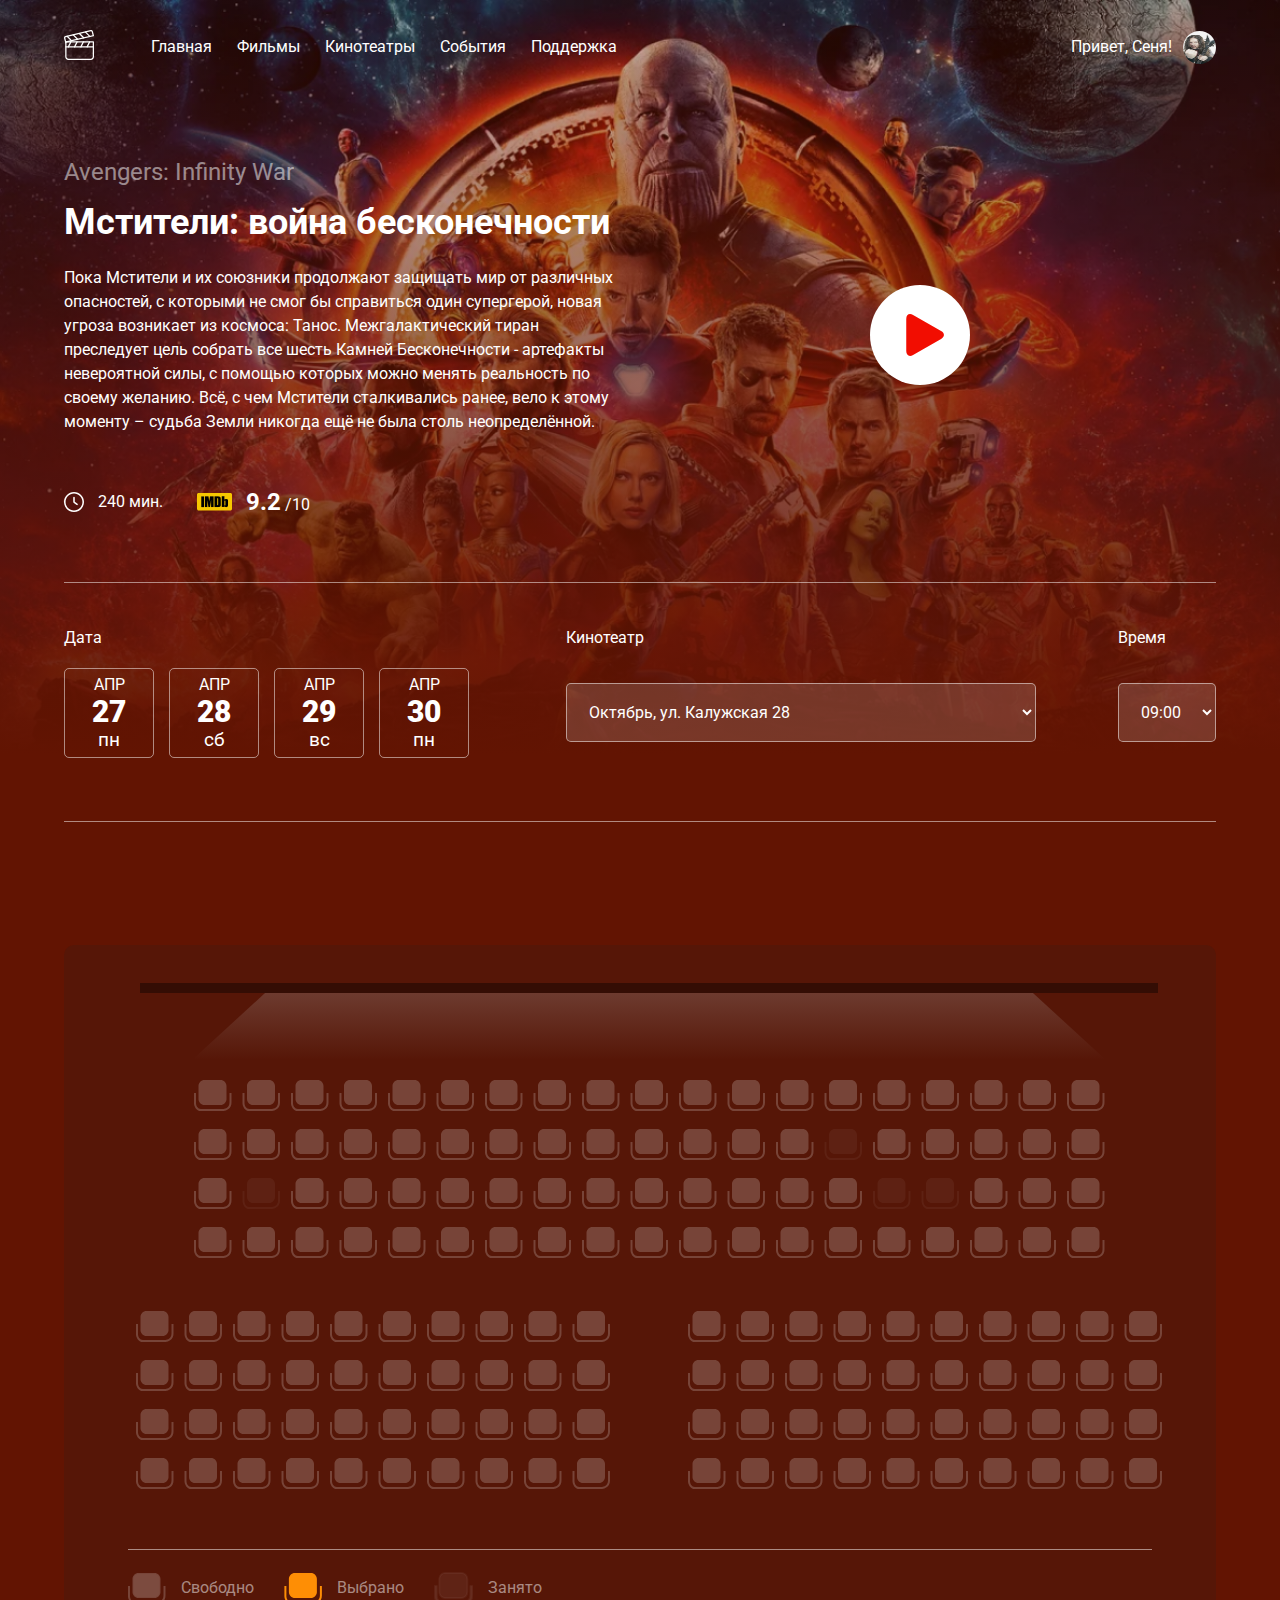
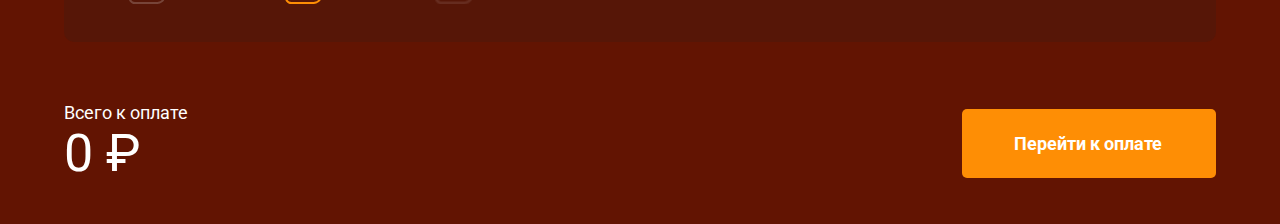
<file: index.html>
<!DOCTYPE html>
<html lang="ru">
  <head>

    <meta charset="UTF-8" />
    <meta http-equiv="X-UA-Compatible" content="IE=edge">
    <meta name="viewport" content="width=device-width, initial-scale=1.0">
    <title>Мстители: война бесконечности</title>
    <link rel="preconnect" href="https://fonts.googleapis.com">
    <link rel="preconnect" href="https://fonts.gstatic.com" crossorigin>
    <link href="https://fonts.googleapis.com/css2?family=Roboto:wght@400;700&display=swap" rel="stylesheet">
    <link rel="stylesheet" href="css/style.css">
    <link rel="stylesheet" href="css/normalize.css">
    <link rel="stylesheet" href="https://cdn.jsdelivr.net/npm/@fancyapps/ui@4.0/dist/fancybox.css">

  </head>

  <body>

    <header class="header">

      <div class="navbar container">

        <a href="/">
          <img src="img/logo.svg" alt="logo" />
        </a>

        <nav class="nav">

          <button class="m-menu">

            <svg width="15" height="9" viewBox="0 0 15 9" fill="none" xmlns="http://www.w3.org/2000/svg">

              <line y1="0.5" x2="15" y2="0.5" stroke="white">
              <line y1="4.5" x2="15" y2="4.5" stroke="white">
              <line y1="8.5" x2="15" y2="8.5" stroke="white">

            </svg>

          </button>

          <ul class="menu">

            <li class="menu-item">
              
              <a href="#" class="menu-link">Главная</a>

            </li>

            <li class="menu-item">

              <a href="#" class="menu-link">Фильмы</a>

            </li>

            <li class="menu-item">

              <a href="#" class="menu-link">Кинотеатры</a>

            </li>

            <li class="menu-item">

              <a href="#" class="menu-link">События</a>

            </li>

            <li class="menu-item">

              <a href="#" class="menu-link">Поддержка</a>
              
            </li>

          </ul>

        </nav>

        <div class="user">

          <span class="">Привет, Сеня! </span>
          <img class="avatar" src="img/avatar.jpg" alt="avatar">

        </div>

      </div>

      <div class="film container">

        <div class="film-info">

          <small class="film-title-small">Avengers: Infinity War</small>

          <h1 class="film-title">Мстители: война бесконечности</h1>

          <p class="film-description">

            Пока Мстители и их союзники продолжают защищать мир от различных
            опасностей, с которыми не смог бы справиться один супергерой, новая
            угроза возникает из космоса: Танос. Межгалактический тиран
            преследует цель собрать все шесть Камней Бесконечности - артефакты
            невероятной силы, с помощью которых можно менять реальность по
            своему желанию. Всё, с чем Мстители сталкивались ранее, вело к этому
            моменту – судьба Земли никогда ещё не была столь неопределённой.

          </p>

          <div class="film-details">
            
            <div class="time">

              <img src="img/clock.svg" alt="time" class="time-icon" />
              <span class="time-counter"> 240 мин.</span>

            </div>

            <div class="rating">

              <img src="img/imdb.png " alt="" class="rating-icon" />

              <span class="rating-counter">

              <strong class="rating-current">9.2</strong> /10

              </span>

            </div>

          </div>

        </div>

        <a data-fancybox="video-gallery" data-src="https://www.youtube.com/watch?v=dQw4w9WgXcQ" href="" class="film-trailer">

          <svg width="100" height="100" viewBox="0 0 100 100" fill="none" xmlns="http://www.w3.org/2000/svg">

            <circle cx="50" cy="50" r="50" fill="white" />

            <g clip-path="url(#clip0)">

              <path d="M43.0758 30.0033C39.3071 27.8416 36.2518 29.6125 36.2518 33.9556V66.0059C36.2518 70.3533 39.3071 72.1219 43.0758 69.9623L71.0893 53.8967C74.8592 51.7342 74.8592 48.2306 71.0893 46.0686L43.0758 30.0033Z" fill="#F20D01"/>

            </g>

            <defs>

              <clipPath id="clip0">

                <rect width="41.8013" height="41.8013" fill="white" transform="translate(34.1837 29.0816)"/>

              </clipPath>

            </defs>

          </svg>

        </a>

      </div>

      <div class="session container">
        
        <div class="session-date">

          <span class="session-label">Дата</span>

          <div class="session-date-block">

            <div class="session-date-item">

              <span class="session-month">АПР</span>
              <span class="session-day">27</span>
              <span class="session-week">пн</span>

            </div>

            <div class="session-date-item">

              <span class="session-month">АПР</span>
              <span class="session-day">28</span>
              <span class="session-week">сб</span>

            </div>

            <div class="session-date-item">

              <span class="session-month">АПР</span>
              <span class="session-day">29</span>
              <span class="session-week">вс</span>

            </div>

            <div class="session-date-item">

              <span class="session-month">АПР</span>
              <span class="session-day">30</span>
              <span class="session-week">пн</span>

            </div>

          </div>

        </div>

        <div class="session-cinema">

          <span class="session-label">Кинотеатр</span>

          <select class="select select-cinema" name="cinema">

            <option value="Октябрь, ул. Калужская 28">

              Октябрь, ул. Калужская 28

            </option>

            <option value="КАРО, ТРЦ 'Галерея Новосибирск'">

              Imax, ул. Пушкина

            </option>

            <option value="Синема парк, ТРК 'Ройал Парк'">

              Синема парк, ул. Ленина

            </option>

          </select>

        </div>

        <div class="session-time">

          <span class="session-label">Время</span>

          <select class="select" name="cinema">

            <option value="12:00">09:00</option>
            <option value="14:00'">15:00</option>
            <option value="16 :00'">16:30</option>

          </select>

        </div>

      </div>

    </header>

    <div class="scheme container">

      <svg class="scheme-svg" width="1170" height="600" viewBox="0 0 1170 600" fill="none" xmlns="http://www.w3.org/2000/svg">
            
          <path class="light" d="M128 115L201.04 48H968.96L1042 115H128Z" fill="url(#paint0_linear_13_374)"/>
          <line x1="76" y1="43" x2="1094" y2="43" stroke="black" stroke-opacity="0.39" stroke-width="10"/>
          <path d="M130 158.5C130 158.526 130.001 158.551 130.003 158.577C130.096 159.791 130.537 161.596 131.588 163.128C132.666 164.699 134.409 166 137 166H159.5C159.524 166 159.548 165.999 159.571 165.997C160.899 165.903 162.851 165.373 164.496 164.072C166.181 162.738 167.5 160.622 167.5 157.5V148H165.5V157.5C165.5 159.978 164.486 161.529 163.254 162.503C161.996 163.499 160.469 163.921 159.463 164H137C135.191 164 134.018 163.134 133.237 161.997C132.44 160.835 132.08 159.413 132 158.46V148H130V158.5ZM156.5 135H140.5C137.186 135 134.5 137.686 134.5 141V154C134.5 157.314 137.186 160 140.5 160H156.5C159.814 160 162.5 157.314 162.5 154V141C162.5 137.686 159.814 135 156.5 135Z"/>
          <path d="M178.5 158.5C178.5 158.526 178.501 158.551 178.503 158.577C178.596 159.791 179.037 161.596 180.088 163.128C181.166 164.699 182.909 166 185.5 166H208C208.024 166 208.048 165.999 208.071 165.997C209.399 165.903 211.351 165.373 212.996 164.072C214.681 162.738 216 160.622 216 157.5V148H214V157.5C214 159.978 212.986 161.529 211.754 162.503C210.496 163.499 208.969 163.921 207.963 164H185.5C183.691 164 182.518 163.134 181.737 161.997C180.94 160.835 180.58 159.413 180.5 158.46V148H178.5V158.5ZM205 135H189C185.686 135 183 137.686 183 141V154C183 157.314 185.686 160 189 160H205C208.314 160 211 157.314 211 154V141C211 137.686 208.314 135 205 135Z"/>
          <path d="M227 158.5C227 158.526 227.001 158.551 227.003 158.577C227.096 159.791 227.537 161.596 228.588 163.128C229.666 164.699 231.409 166 234 166H256.5C256.524 166 256.548 165.999 256.571 165.997C257.899 165.903 259.851 165.373 261.496 164.072C263.181 162.738 264.5 160.622 264.5 157.5V148H262.5V157.5C262.5 159.978 261.486 161.529 260.254 162.503C258.996 163.499 257.469 163.921 256.463 164H234C232.191 164 231.018 163.134 230.237 161.997C229.44 160.835 229.08 159.413 229 158.46V148H227V158.5ZM253.5 135H237.5C234.186 135 231.5 137.686 231.5 141V154C231.5 157.314 234.186 160 237.5 160H253.5C256.814 160 259.5 157.314 259.5 154V141C259.5 137.686 256.814 135 253.5 135Z"/>
          <path d="M275.5 158.5C275.5 158.526 275.501 158.551 275.503 158.577C275.596 159.791 276.037 161.596 277.088 163.128C278.166 164.699 279.909 166 282.5 166H305C305.024 166 305.048 165.999 305.071 165.997C306.399 165.903 308.351 165.373 309.996 164.072C311.681 162.738 313 160.622 313 157.5V148H311V157.5C311 159.978 309.986 161.529 308.754 162.503C307.496 163.499 305.969 163.921 304.963 164H282.5C280.691 164 279.518 163.134 278.737 161.997C277.94 160.835 277.58 159.413 277.5 158.46V148H275.5V158.5ZM302 135H286C282.686 135 280 137.686 280 141V154C280 157.314 282.686 160 286 160H302C305.314 160 308 157.314 308 154V141C308 137.686 305.314 135 302 135Z"/>
          <path d="M324 158.5C324 158.526 324.001 158.551 324.003 158.577C324.096 159.791 324.537 161.596 325.588 163.128C326.666 164.699 328.409 166 331 166H353.5C353.524 166 353.548 165.999 353.571 165.997C354.899 165.903 356.851 165.373 358.496 164.072C360.181 162.738 361.5 160.622 361.5 157.5V148H359.5V157.5C359.5 159.978 358.486 161.529 357.254 162.503C355.996 163.499 354.469 163.921 353.463 164H331C329.191 164 328.018 163.134 327.237 161.997C326.44 160.835 326.08 159.413 326 158.46V148H324V158.5ZM350.5 135H334.5C331.186 135 328.5 137.686 328.5 141V154C328.5 157.314 331.186 160 334.5 160H350.5C353.814 160 356.5 157.314 356.5 154V141C356.5 137.686 353.814 135 350.5 135Z"/>
          <path d="M372.5 158.5C372.5 158.526 372.501 158.551 372.503 158.577C372.596 159.791 373.037 161.596 374.088 163.128C375.166 164.699 376.909 166 379.5 166H402C402.024 166 402.048 165.999 402.071 165.997C403.399 165.903 405.351 165.373 406.996 164.072C408.681 162.738 410 160.622 410 157.5V148H408V157.5C408 159.978 406.986 161.529 405.754 162.503C404.496 163.499 402.969 163.921 401.963 164H379.5C377.691 164 376.518 163.134 375.737 161.997C374.94 160.835 374.58 159.413 374.5 158.46V148H372.5V158.5ZM399 135H383C379.686 135 377 137.686 377 141V154C377 157.314 379.686 160 383 160H399C402.314 160 405 157.314 405 154V141C405 137.686 402.314 135 399 135Z"/>
          <path d="M421 158.5C421 158.526 421.001 158.551 421.003 158.577C421.096 159.791 421.537 161.596 422.588 163.128C423.666 164.699 425.409 166 428 166H450.5C450.524 166 450.548 165.999 450.571 165.997C451.899 165.903 453.851 165.373 455.496 164.072C457.181 162.738 458.5 160.622 458.5 157.5V148H456.5V157.5C456.5 159.978 455.486 161.529 454.254 162.503C452.996 163.499 451.469 163.921 450.463 164H428C426.191 164 425.018 163.134 424.237 161.997C423.44 160.835 423.08 159.413 423 158.46V148H421V158.5ZM447.5 135H431.5C428.186 135 425.5 137.686 425.5 141V154C425.5 157.314 428.186 160 431.5 160H447.5C450.814 160 453.5 157.314 453.5 154V141C453.5 137.686 450.814 135 447.5 135Z"/>
          <path d="M469.5 158.5C469.5 158.526 469.501 158.551 469.503 158.577C469.596 159.791 470.037 161.596 471.088 163.128C472.166 164.699 473.909 166 476.5 166H499C499.024 166 499.048 165.999 499.071 165.997C500.399 165.903 502.351 165.373 503.996 164.072C505.681 162.738 507 160.622 507 157.5V148H505V157.5C505 159.978 503.986 161.529 502.754 162.503C501.496 163.499 499.969 163.921 498.963 164H476.5C474.691 164 473.518 163.134 472.737 161.997C471.94 160.835 471.58 159.413 471.5 158.46V148H469.5V158.5ZM496 135H480C476.686 135 474 137.686 474 141V154C474 157.314 476.686 160 480 160H496C499.314 160 502 157.314 502 154V141C502 137.686 499.314 135 496 135Z"/>
          <path d="M518 158.5C518 158.526 518.001 158.551 518.003 158.577C518.096 159.791 518.537 161.596 519.588 163.128C520.666 164.699 522.409 166 525 166H547.5C547.524 166 547.548 165.999 547.571 165.997C548.899 165.903 550.851 165.373 552.496 164.072C554.181 162.738 555.5 160.622 555.5 157.5V148H553.5V157.5C553.5 159.978 552.486 161.529 551.254 162.503C549.996 163.499 548.469 163.921 547.463 164H525C523.191 164 522.018 163.134 521.237 161.997C520.44 160.835 520.08 159.413 520 158.46V148H518V158.5ZM544.5 135H528.5C525.186 135 522.5 137.686 522.5 141V154C522.5 157.314 525.186 160 528.5 160H544.5C547.814 160 550.5 157.314 550.5 154V141C550.5 137.686 547.814 135 544.5 135Z"/>
          <path d="M566.5 158.5C566.5 158.526 566.501 158.551 566.503 158.577C566.596 159.791 567.037 161.596 568.088 163.128C569.166 164.699 570.909 166 573.5 166H596C596.024 166 596.048 165.999 596.071 165.997C597.399 165.903 599.351 165.373 600.996 164.072C602.681 162.738 604 160.622 604 157.5V148H602V157.5C602 159.978 600.986 161.529 599.754 162.503C598.496 163.499 596.969 163.921 595.963 164H573.5C571.691 164 570.518 163.134 569.737 161.997C568.94 160.835 568.58 159.413 568.5 158.46V148H566.5V158.5ZM593 135H577C573.686 135 571 137.686 571 141V154C571 157.314 573.686 160 577 160H593C596.314 160 599 157.314 599 154V141C599 137.686 596.314 135 593 135Z"/>
          <path d="M615 158.5C615 158.526 615.001 158.551 615.003 158.577C615.096 159.791 615.537 161.596 616.588 163.128C617.666 164.699 619.409 166 622 166H644.5C644.524 166 644.548 165.999 644.571 165.997C645.899 165.903 647.851 165.373 649.496 164.072C651.181 162.738 652.5 160.622 652.5 157.5V148H650.5V157.5C650.5 159.978 649.486 161.529 648.254 162.503C646.996 163.499 645.469 163.921 644.463 164H622C620.191 164 619.018 163.134 618.237 161.997C617.44 160.835 617.08 159.413 617 158.46V148H615V158.5ZM641.5 135H625.5C622.186 135 619.5 137.686 619.5 141V154C619.5 157.314 622.186 160 625.5 160H641.5C644.814 160 647.5 157.314 647.5 154V141C647.5 137.686 644.814 135 641.5 135Z"/>
          <path d="M663.5 158.5C663.5 158.526 663.501 158.551 663.503 158.577C663.596 159.791 664.037 161.596 665.088 163.128C666.166 164.699 667.909 166 670.5 166H693C693.024 166 693.048 165.999 693.071 165.997C694.399 165.903 696.351 165.373 697.996 164.072C699.681 162.738 701 160.622 701 157.5V148H699V157.5C699 159.978 697.986 161.529 696.754 162.503C695.496 163.499 693.969 163.921 692.963 164H670.5C668.691 164 667.518 163.134 666.737 161.997C665.94 160.835 665.58 159.413 665.5 158.46V148H663.5V158.5ZM690 135H674C670.686 135 668 137.686 668 141V154C668 157.314 670.686 160 674 160H690C693.314 160 696 157.314 696 154V141C696 137.686 693.314 135 690 135Z"/>
          <path d="M712 158.5C712 158.526 712.001 158.551 712.003 158.577C712.096 159.791 712.537 161.596 713.588 163.128C714.666 164.699 716.409 166 719 166H741.5C741.524 166 741.548 165.999 741.571 165.997C742.899 165.903 744.851 165.373 746.496 164.072C748.181 162.738 749.5 160.622 749.5 157.5V148H747.5V157.5C747.5 159.978 746.486 161.529 745.254 162.503C743.996 163.499 742.469 163.921 741.463 164H719C717.191 164 716.018 163.134 715.237 161.997C714.44 160.835 714.08 159.413 714 158.46V148H712V158.5ZM738.5 135H722.5C719.186 135 716.5 137.686 716.5 141V154C716.5 157.314 719.186 160 722.5 160H738.5C741.814 160 744.5 157.314 744.5 154V141C744.5 137.686 741.814 135 738.5 135Z"/>
          <path d="M760.5 158.5C760.5 158.526 760.501 158.551 760.503 158.577C760.596 159.791 761.037 161.596 762.088 163.128C763.166 164.699 764.909 166 767.5 166H790C790.024 166 790.048 165.999 790.071 165.997C791.399 165.903 793.351 165.373 794.996 164.072C796.681 162.738 798 160.622 798 157.5V148H796V157.5C796 159.978 794.986 161.529 793.754 162.503C792.496 163.499 790.969 163.921 789.963 164H767.5C765.691 164 764.518 163.134 763.737 161.997C762.94 160.835 762.58 159.413 762.5 158.46V148H760.5V158.5ZM787 135H771C767.686 135 765 137.686 765 141V154C765 157.314 767.686 160 771 160H787C790.314 160 793 157.314 793 154V141C793 137.686 790.314 135 787 135Z"/>
          <path d="M809 158.5C809 158.526 809.001 158.551 809.003 158.577C809.096 159.791 809.537 161.596 810.588 163.128C811.666 164.699 813.409 166 816 166H838.5C838.524 166 838.548 165.999 838.571 165.997C839.899 165.903 841.851 165.373 843.496 164.072C845.181 162.738 846.5 160.622 846.5 157.5V148H844.5V157.5C844.5 159.978 843.486 161.529 842.254 162.503C840.996 163.499 839.469 163.921 838.463 164H816C814.191 164 813.018 163.134 812.237 161.997C811.44 160.835 811.08 159.413 811 158.46V148H809V158.5ZM835.5 135H819.5C816.186 135 813.5 137.686 813.5 141V154C813.5 157.314 816.186 160 819.5 160H835.5C838.814 160 841.5 157.314 841.5 154V141C841.5 137.686 838.814 135 835.5 135Z"/>
          <path d="M857.5 158.5C857.5 158.526 857.501 158.551 857.503 158.577C857.596 159.791 858.037 161.596 859.088 163.128C860.166 164.699 861.909 166 864.5 166H887C887.024 166 887.048 165.999 887.071 165.997C888.399 165.903 890.351 165.373 891.996 164.072C893.681 162.738 895 160.622 895 157.5V148H893V157.5C893 159.978 891.986 161.529 890.754 162.503C889.496 163.499 887.969 163.921 886.963 164H864.5C862.691 164 861.518 163.134 860.737 161.997C859.94 160.835 859.58 159.413 859.5 158.46V148H857.5V158.5ZM884 135H868C864.686 135 862 137.686 862 141V154C862 157.314 864.686 160 868 160H884C887.314 160 890 157.314 890 154V141C890 137.686 887.314 135 884 135Z"/>
          <path d="M906 158.5C906 158.526 906.001 158.551 906.003 158.577C906.096 159.791 906.537 161.596 907.588 163.128C908.666 164.699 910.409 166 913 166H935.5C935.524 166 935.548 165.999 935.571 165.997C936.899 165.903 938.851 165.373 940.496 164.072C942.181 162.738 943.5 160.622 943.5 157.5V148H941.5V157.5C941.5 159.978 940.486 161.529 939.254 162.503C937.996 163.499 936.469 163.921 935.463 164H913C911.191 164 910.018 163.134 909.237 161.997C908.44 160.835 908.08 159.413 908 158.46V148H906V158.5ZM932.5 135H916.5C913.186 135 910.5 137.686 910.5 141V154C910.5 157.314 913.186 160 916.5 160H932.5C935.814 160 938.5 157.314 938.5 154V141C938.5 137.686 935.814 135 932.5 135Z"/>
          <path d="M954.5 158.5C954.5 158.526 954.501 158.551 954.503 158.577C954.596 159.791 955.037 161.596 956.088 163.128C957.166 164.699 958.909 166 961.5 166H984C984.024 166 984.048 165.999 984.071 165.997C985.399 165.903 987.351 165.373 988.996 164.072C990.681 162.738 992 160.622 992 157.5V148H990V157.5C990 159.978 988.986 161.529 987.754 162.503C986.496 163.499 984.969 163.921 983.963 164H961.5C959.691 164 958.518 163.134 957.737 161.997C956.94 160.835 956.58 159.413 956.5 158.46V148H954.5V158.5ZM981 135H965C961.686 135 959 137.686 959 141V154C959 157.314 961.686 160 965 160H981C984.314 160 987 157.314 987 154V141C987 137.686 984.314 135 981 135Z"/>
          <path d="M1003 158.5C1003 158.526 1003 158.551 1003 158.577C1003.1 159.791 1003.54 161.596 1004.59 163.128C1005.67 164.699 1007.41 166 1010 166H1032.5C1032.52 166 1032.55 165.999 1032.57 165.997C1033.9 165.903 1035.85 165.373 1037.5 164.072C1039.18 162.738 1040.5 160.622 1040.5 157.5V148H1038.5V157.5C1038.5 159.978 1037.49 161.529 1036.25 162.503C1035 163.499 1033.47 163.921 1032.46 164H1010C1008.19 164 1007.02 163.134 1006.24 161.997C1005.44 160.835 1005.08 159.413 1005 158.46V148H1003V158.5ZM1029.5 135H1013.5C1010.19 135 1007.5 137.686 1007.5 141V154C1007.5 157.314 1010.19 160 1013.5 160H1029.5C1032.81 160 1035.5 157.314 1035.5 154V141C1035.5 137.686 1032.81 135 1029.5 135Z"/>
          <path d="M130 207.5C130 207.526 130.001 207.551 130.003 207.577C130.096 208.791 130.537 210.596 131.588 212.128C132.666 213.699 134.409 215 137 215H159.5C159.524 215 159.548 214.999 159.571 214.997C160.899 214.903 162.851 214.373 164.496 213.072C166.181 211.738 167.5 209.622 167.5 206.5V197H165.5V206.5C165.5 208.978 164.486 210.529 163.254 211.503C161.996 212.499 160.469 212.921 159.463 213H137C135.191 213 134.018 212.134 133.237 210.997C132.44 209.835 132.08 208.413 132 207.46V197H130V207.5ZM156.5 184H140.5C137.186 184 134.5 186.686 134.5 190V203C134.5 206.314 137.186 209 140.5 209H156.5C159.814 209 162.5 206.314 162.5 203V190C162.5 186.686 159.814 184 156.5 184Z"/>
          <path d="M178.5 207.5C178.5 207.526 178.501 207.551 178.503 207.577C178.596 208.791 179.037 210.596 180.088 212.128C181.166 213.699 182.909 215 185.5 215H208C208.024 215 208.048 214.999 208.071 214.997C209.399 214.903 211.351 214.373 212.996 213.072C214.681 211.738 216 209.622 216 206.5V197H214V206.5C214 208.978 212.986 210.529 211.754 211.503C210.496 212.499 208.969 212.921 207.963 213H185.5C183.691 213 182.518 212.134 181.737 210.997C180.94 209.835 180.58 208.413 180.5 207.46V197H178.5V207.5ZM205 184H189C185.686 184 183 186.686 183 190V203C183 206.314 185.686 209 189 209H205C208.314 209 211 206.314 211 203V190C211 186.686 208.314 184 205 184Z"/>
          <path d="M227 207.5C227 207.526 227.001 207.551 227.003 207.577C227.096 208.791 227.537 210.596 228.588 212.128C229.666 213.699 231.409 215 234 215H256.5C256.524 215 256.548 214.999 256.571 214.997C257.899 214.903 259.851 214.373 261.496 213.072C263.181 211.738 264.5 209.622 264.5 206.5V197H262.5V206.5C262.5 208.978 261.486 210.529 260.254 211.503C258.996 212.499 257.469 212.921 256.463 213H234C232.191 213 231.018 212.134 230.237 210.997C229.44 209.835 229.08 208.413 229 207.46V197H227V207.5ZM253.5 184H237.5C234.186 184 231.5 186.686 231.5 190V203C231.5 206.314 234.186 209 237.5 209H253.5C256.814 209 259.5 206.314 259.5 203V190C259.5 186.686 256.814 184 253.5 184Z"/>
          <path d="M275.5 207.5C275.5 207.526 275.501 207.551 275.503 207.577C275.596 208.791 276.037 210.596 277.088 212.128C278.166 213.699 279.909 215 282.5 215H305C305.024 215 305.048 214.999 305.071 214.997C306.399 214.903 308.351 214.373 309.996 213.072C311.681 211.738 313 209.622 313 206.5V197H311V206.5C311 208.978 309.986 210.529 308.754 211.503C307.496 212.499 305.969 212.921 304.963 213H282.5C280.691 213 279.518 212.134 278.737 210.997C277.94 209.835 277.58 208.413 277.5 207.46V197H275.5V207.5ZM302 184H286C282.686 184 280 186.686 280 190V203C280 206.314 282.686 209 286 209H302C305.314 209 308 206.314 308 203V190C308 186.686 305.314 184 302 184Z"/>
          <path d="M324 207.5C324 207.526 324.001 207.551 324.003 207.577C324.096 208.791 324.537 210.596 325.588 212.128C326.666 213.699 328.409 215 331 215H353.5C353.524 215 353.548 214.999 353.571 214.997C354.899 214.903 356.851 214.373 358.496 213.072C360.181 211.738 361.5 209.622 361.5 206.5V197H359.5V206.5C359.5 208.978 358.486 210.529 357.254 211.503C355.996 212.499 354.469 212.921 353.463 213H331C329.191 213 328.018 212.134 327.237 210.997C326.44 209.835 326.08 208.413 326 207.46V197H324V207.5ZM350.5 184H334.5C331.186 184 328.5 186.686 328.5 190V203C328.5 206.314 331.186 209 334.5 209H350.5C353.814 209 356.5 206.314 356.5 203V190C356.5 186.686 353.814 184 350.5 184Z"/>
          <path d="M372.5 207.5C372.5 207.526 372.501 207.551 372.503 207.577C372.596 208.791 373.037 210.596 374.088 212.128C375.166 213.699 376.909 215 379.5 215H402C402.024 215 402.048 214.999 402.071 214.997C403.399 214.903 405.351 214.373 406.996 213.072C408.681 211.738 410 209.622 410 206.5V197H408V206.5C408 208.978 406.986 210.529 405.754 211.503C404.496 212.499 402.969 212.921 401.963 213H379.5C377.691 213 376.518 212.134 375.737 210.997C374.94 209.835 374.58 208.413 374.5 207.46V197H372.5V207.5ZM399 184H383C379.686 184 377 186.686 377 190V203C377 206.314 379.686 209 383 209H399C402.314 209 405 206.314 405 203V190C405 186.686 402.314 184 399 184Z"/>
          <path d="M421 207.5C421 207.526 421.001 207.551 421.003 207.577C421.096 208.791 421.537 210.596 422.588 212.128C423.666 213.699 425.409 215 428 215H450.5C450.524 215 450.548 214.999 450.571 214.997C451.899 214.903 453.851 214.373 455.496 213.072C457.181 211.738 458.5 209.622 458.5 206.5V197H456.5V206.5C456.5 208.978 455.486 210.529 454.254 211.503C452.996 212.499 451.469 212.921 450.463 213H428C426.191 213 425.018 212.134 424.237 210.997C423.44 209.835 423.08 208.413 423 207.46V197H421V207.5ZM447.5 184H431.5C428.186 184 425.5 186.686 425.5 190V203C425.5 206.314 428.186 209 431.5 209H447.5C450.814 209 453.5 206.314 453.5 203V190C453.5 186.686 450.814 184 447.5 184Z"/>
          <path d="M469.5 207.5C469.5 207.526 469.501 207.551 469.503 207.577C469.596 208.791 470.037 210.596 471.088 212.128C472.166 213.699 473.909 215 476.5 215H499C499.024 215 499.048 214.999 499.071 214.997C500.399 214.903 502.351 214.373 503.996 213.072C505.681 211.738 507 209.622 507 206.5V197H505V206.5C505 208.978 503.986 210.529 502.754 211.503C501.496 212.499 499.969 212.921 498.963 213H476.5C474.691 213 473.518 212.134 472.737 210.997C471.94 209.835 471.58 208.413 471.5 207.46V197H469.5V207.5ZM496 184H480C476.686 184 474 186.686 474 190V203C474 206.314 476.686 209 480 209H496C499.314 209 502 206.314 502 203V190C502 186.686 499.314 184 496 184Z"/>
          <path d="M518 207.5C518 207.526 518.001 207.551 518.003 207.577C518.096 208.791 518.537 210.596 519.588 212.128C520.666 213.699 522.409 215 525 215H547.5C547.524 215 547.548 214.999 547.571 214.997C548.899 214.903 550.851 214.373 552.496 213.072C554.181 211.738 555.5 209.622 555.5 206.5V197H553.5V206.5C553.5 208.978 552.486 210.529 551.254 211.503C549.996 212.499 548.469 212.921 547.463 213H525C523.191 213 522.018 212.134 521.237 210.997C520.44 209.835 520.08 208.413 520 207.46V197H518V207.5ZM544.5 184H528.5C525.186 184 522.5 186.686 522.5 190V203C522.5 206.314 525.186 209 528.5 209H544.5C547.814 209 550.5 206.314 550.5 203V190C550.5 186.686 547.814 184 544.5 184Z"/>
          <path d="M566.5 207.5C566.5 207.526 566.501 207.551 566.503 207.577C566.596 208.791 567.037 210.596 568.088 212.128C569.166 213.699 570.909 215 573.5 215H596C596.024 215 596.048 214.999 596.071 214.997C597.399 214.903 599.351 214.373 600.996 213.072C602.681 211.738 604 209.622 604 206.5V197H602V206.5C602 208.978 600.986 210.529 599.754 211.503C598.496 212.499 596.969 212.921 595.963 213H573.5C571.691 213 570.518 212.134 569.737 210.997C568.94 209.835 568.58 208.413 568.5 207.46V197H566.5V207.5ZM593 184H577C573.686 184 571 186.686 571 190V203C571 206.314 573.686 209 577 209H593C596.314 209 599 206.314 599 203V190C599 186.686 596.314 184 593 184Z"/>
          <path d="M615 207.5C615 207.526 615.001 207.551 615.003 207.577C615.096 208.791 615.537 210.596 616.588 212.128C617.666 213.699 619.409 215 622 215H644.5C644.524 215 644.548 214.999 644.571 214.997C645.899 214.903 647.851 214.373 649.496 213.072C651.181 211.738 652.5 209.622 652.5 206.5V197H650.5V206.5C650.5 208.978 649.486 210.529 648.254 211.503C646.996 212.499 645.469 212.921 644.463 213H622C620.191 213 619.018 212.134 618.237 210.997C617.44 209.835 617.08 208.413 617 207.46V197H615V207.5ZM641.5 184H625.5C622.186 184 619.5 186.686 619.5 190V203C619.5 206.314 622.186 209 625.5 209H641.5C644.814 209 647.5 206.314 647.5 203V190C647.5 186.686 644.814 184 641.5 184Z"/>
          <path d="M663.5 207.5C663.5 207.526 663.501 207.551 663.503 207.577C663.596 208.791 664.037 210.596 665.088 212.128C666.166 213.699 667.909 215 670.5 215H693C693.024 215 693.048 214.999 693.071 214.997C694.399 214.903 696.351 214.373 697.996 213.072C699.681 211.738 701 209.622 701 206.5V197H699V206.5C699 208.978 697.986 210.529 696.754 211.503C695.496 212.499 693.969 212.921 692.963 213H670.5C668.691 213 667.518 212.134 666.737 210.997C665.94 209.835 665.58 208.413 665.5 207.46V197H663.5V207.5ZM690 184H674C670.686 184 668 186.686 668 190V203C668 206.314 670.686 209 674 209H690C693.314 209 696 206.314 696 203V190C696 186.686 693.314 184 690 184Z"/>
          <path d="M712 207.5C712 207.526 712.001 207.551 712.003 207.577C712.096 208.791 712.537 210.596 713.588 212.128C714.666 213.699 716.409 215 719 215H741.5C741.524 215 741.548 214.999 741.571 214.997C742.899 214.903 744.851 214.373 746.496 213.072C748.181 211.738 749.5 209.622 749.5 206.5V197H747.5V206.5C747.5 208.978 746.486 210.529 745.254 211.503C743.996 212.499 742.469 212.921 741.463 213H719C717.191 213 716.018 212.134 715.237 210.997C714.44 209.835 714.08 208.413 714 207.46V197H712V207.5ZM738.5 184H722.5C719.186 184 716.5 186.686 716.5 190V203C716.5 206.314 719.186 209 722.5 209H738.5C741.814 209 744.5 206.314 744.5 203V190C744.5 186.686 741.814 184 738.5 184Z"/>
          <path class="booked" d="M760.5 207.5C760.5 207.526 760.501 207.551 760.503 207.577C760.596 208.791 761.037 210.596 762.088 212.128C763.166 213.699 764.909 215 767.5 215H790C790.024 215 790.048 214.999 790.071 214.997C791.399 214.903 793.351 214.373 794.996 213.072C796.681 211.738 798 209.622 798 206.5V197H796V206.5C796 208.978 794.986 210.529 793.754 211.503C792.496 212.499 790.969 212.921 789.963 213H767.5C765.691 213 764.518 212.134 763.737 210.997C762.94 209.835 762.58 208.413 762.5 207.46V197H760.5V207.5ZM787 184H771C767.686 184 765 186.686 765 190V203C765 206.314 767.686 209 771 209H787C790.314 209 793 206.314 793 203V190C793 186.686 790.314 184 787 184Z"/>
          <path d="M809 207.5C809 207.526 809.001 207.551 809.003 207.577C809.096 208.791 809.537 210.596 810.588 212.128C811.666 213.699 813.409 215 816 215H838.5C838.524 215 838.548 214.999 838.571 214.997C839.899 214.903 841.851 214.373 843.496 213.072C845.181 211.738 846.5 209.622 846.5 206.5V197H844.5V206.5C844.5 208.978 843.486 210.529 842.254 211.503C840.996 212.499 839.469 212.921 838.463 213H816C814.191 213 813.018 212.134 812.237 210.997C811.44 209.835 811.08 208.413 811 207.46V197H809V207.5ZM835.5 184H819.5C816.186 184 813.5 186.686 813.5 190V203C813.5 206.314 816.186 209 819.5 209H835.5C838.814 209 841.5 206.314 841.5 203V190C841.5 186.686 838.814 184 835.5 184Z"/>
          <path d="M857.5 207.5C857.5 207.526 857.501 207.551 857.503 207.577C857.596 208.791 858.037 210.596 859.088 212.128C860.166 213.699 861.909 215 864.5 215H887C887.024 215 887.048 214.999 887.071 214.997C888.399 214.903 890.351 214.373 891.996 213.072C893.681 211.738 895 209.622 895 206.5V197H893V206.5C893 208.978 891.986 210.529 890.754 211.503C889.496 212.499 887.969 212.921 886.963 213H864.5C862.691 213 861.518 212.134 860.737 210.997C859.94 209.835 859.58 208.413 859.5 207.46V197H857.5V207.5ZM884 184H868C864.686 184 862 186.686 862 190V203C862 206.314 864.686 209 868 209H884C887.314 209 890 206.314 890 203V190C890 186.686 887.314 184 884 184Z"/>
          <path d="M906 207.5C906 207.526 906.001 207.551 906.003 207.577C906.096 208.791 906.537 210.596 907.588 212.128C908.666 213.699 910.409 215 913 215H935.5C935.524 215 935.548 214.999 935.571 214.997C936.899 214.903 938.851 214.373 940.496 213.072C942.181 211.738 943.5 209.622 943.5 206.5V197H941.5V206.5C941.5 208.978 940.486 210.529 939.254 211.503C937.996 212.499 936.469 212.921 935.463 213H913C911.191 213 910.018 212.134 909.237 210.997C908.44 209.835 908.08 208.413 908 207.46V197H906V207.5ZM932.5 184H916.5C913.186 184 910.5 186.686 910.5 190V203C910.5 206.314 913.186 209 916.5 209H932.5C935.814 209 938.5 206.314 938.5 203V190C938.5 186.686 935.814 184 932.5 184Z"/>
          <path d="M954.5 207.5C954.5 207.526 954.501 207.551 954.503 207.577C954.596 208.791 955.037 210.596 956.088 212.128C957.166 213.699 958.909 215 961.5 215H984C984.024 215 984.048 214.999 984.071 214.997C985.399 214.903 987.351 214.373 988.996 213.072C990.681 211.738 992 209.622 992 206.5V197H990V206.5C990 208.978 988.986 210.529 987.754 211.503C986.496 212.499 984.969 212.921 983.963 213H961.5C959.691 213 958.518 212.134 957.737 210.997C956.94 209.835 956.58 208.413 956.5 207.46V197H954.5V207.5ZM981 184H965C961.686 184 959 186.686 959 190V203C959 206.314 961.686 209 965 209H981C984.314 209 987 206.314 987 203V190C987 186.686 984.314 184 981 184Z"/>
          <path d="M1003 207.5C1003 207.526 1003 207.551 1003 207.577C1003.1 208.791 1003.54 210.596 1004.59 212.128C1005.67 213.699 1007.41 215 1010 215H1032.5C1032.52 215 1032.55 214.999 1032.57 214.997C1033.9 214.903 1035.85 214.373 1037.5 213.072C1039.18 211.738 1040.5 209.622 1040.5 206.5V197H1038.5V206.5C1038.5 208.978 1037.49 210.529 1036.25 211.503C1035 212.499 1033.47 212.921 1032.46 213H1010C1008.19 213 1007.02 212.134 1006.24 210.997C1005.44 209.835 1005.08 208.413 1005 207.46V197H1003V207.5ZM1029.5 184H1013.5C1010.19 184 1007.5 186.686 1007.5 190V203C1007.5 206.314 1010.19 209 1013.5 209H1029.5C1032.81 209 1035.5 206.314 1035.5 203V190C1035.5 186.686 1032.81 184 1029.5 184Z"/>
          <path d="M130 256.5C130 256.526 130.001 256.551 130.003 256.577C130.096 257.791 130.537 259.596 131.588 261.128C132.666 262.699 134.409 264 137 264H159.5C159.524 264 159.548 263.999 159.571 263.997C160.899 263.903 162.851 263.373 164.496 262.072C166.181 260.738 167.5 258.622 167.5 255.5V246H165.5V255.5C165.5 257.978 164.486 259.529 163.254 260.503C161.996 261.499 160.469 261.921 159.463 262H137C135.191 262 134.018 261.134 133.237 259.997C132.44 258.835 132.08 257.413 132 256.46V246H130V256.5ZM156.5 233H140.5C137.186 233 134.5 235.686 134.5 239V252C134.5 255.314 137.186 258 140.5 258H156.5C159.814 258 162.5 255.314 162.5 252V239C162.5 235.686 159.814 233 156.5 233Z"/>
          <path class="booked" d="M178.5 256.5C178.5 256.526 178.501 256.551 178.503 256.577C178.596 257.791 179.037 259.596 180.088 261.128C181.166 262.699 182.909 264 185.5 264H208C208.024 264 208.048 263.999 208.071 263.997C209.399 263.903 211.351 263.373 212.996 262.072C214.681 260.738 216 258.622 216 255.5V246H214V255.5C214 257.978 212.986 259.529 211.754 260.503C210.496 261.499 208.969 261.921 207.963 262H185.5C183.691 262 182.518 261.134 181.737 259.997C180.94 258.835 180.58 257.413 180.5 256.46V246H178.5V256.5ZM205 233H189C185.686 233 183 235.686 183 239V252C183 255.314 185.686 258 189 258H205C208.314 258 211 255.314 211 252V239C211 235.686 208.314 233 205 233Z"/>
          <path d="M227 256.5C227 256.526 227.001 256.551 227.003 256.577C227.096 257.791 227.537 259.596 228.588 261.128C229.666 262.699 231.409 264 234 264H256.5C256.524 264 256.548 263.999 256.571 263.997C257.899 263.903 259.851 263.373 261.496 262.072C263.181 260.738 264.5 258.622 264.5 255.5V246H262.5V255.5C262.5 257.978 261.486 259.529 260.254 260.503C258.996 261.499 257.469 261.921 256.463 262H234C232.191 262 231.018 261.134 230.237 259.997C229.44 258.835 229.08 257.413 229 256.46V246H227V256.5ZM253.5 233H237.5C234.186 233 231.5 235.686 231.5 239V252C231.5 255.314 234.186 258 237.5 258H253.5C256.814 258 259.5 255.314 259.5 252V239C259.5 235.686 256.814 233 253.5 233Z"/>
          <path d="M275.5 256.5C275.5 256.526 275.501 256.551 275.503 256.577C275.596 257.791 276.037 259.596 277.088 261.128C278.166 262.699 279.909 264 282.5 264H305C305.024 264 305.048 263.999 305.071 263.997C306.399 263.903 308.351 263.373 309.996 262.072C311.681 260.738 313 258.622 313 255.5V246H311V255.5C311 257.978 309.986 259.529 308.754 260.503C307.496 261.499 305.969 261.921 304.963 262H282.5C280.691 262 279.518 261.134 278.737 259.997C277.94 258.835 277.58 257.413 277.5 256.46V246H275.5V256.5ZM302 233H286C282.686 233 280 235.686 280 239V252C280 255.314 282.686 258 286 258H302C305.314 258 308 255.314 308 252V239C308 235.686 305.314 233 302 233Z"/>
          <path d="M324 256.5C324 256.526 324.001 256.551 324.003 256.577C324.096 257.791 324.537 259.596 325.588 261.128C326.666 262.699 328.409 264 331 264H353.5C353.524 264 353.548 263.999 353.571 263.997C354.899 263.903 356.851 263.373 358.496 262.072C360.181 260.738 361.5 258.622 361.5 255.5V246H359.5V255.5C359.5 257.978 358.486 259.529 357.254 260.503C355.996 261.499 354.469 261.921 353.463 262H331C329.191 262 328.018 261.134 327.237 259.997C326.44 258.835 326.08 257.413 326 256.46V246H324V256.5ZM350.5 233H334.5C331.186 233 328.5 235.686 328.5 239V252C328.5 255.314 331.186 258 334.5 258H350.5C353.814 258 356.5 255.314 356.5 252V239C356.5 235.686 353.814 233 350.5 233Z"/>
          <path d="M372.5 256.5C372.5 256.526 372.501 256.551 372.503 256.577C372.596 257.791 373.037 259.596 374.088 261.128C375.166 262.699 376.909 264 379.5 264H402C402.024 264 402.048 263.999 402.071 263.997C403.399 263.903 405.351 263.373 406.996 262.072C408.681 260.738 410 258.622 410 255.5V246H408V255.5C408 257.978 406.986 259.529 405.754 260.503C404.496 261.499 402.969 261.921 401.963 262H379.5C377.691 262 376.518 261.134 375.737 259.997C374.94 258.835 374.58 257.413 374.5 256.46V246H372.5V256.5ZM399 233H383C379.686 233 377 235.686 377 239V252C377 255.314 379.686 258 383 258H399C402.314 258 405 255.314 405 252V239C405 235.686 402.314 233 399 233Z"/>
          <path d="M421 256.5C421 256.526 421.001 256.551 421.003 256.577C421.096 257.791 421.537 259.596 422.588 261.128C423.666 262.699 425.409 264 428 264H450.5C450.524 264 450.548 263.999 450.571 263.997C451.899 263.903 453.851 263.373 455.496 262.072C457.181 260.738 458.5 258.622 458.5 255.5V246H456.5V255.5C456.5 257.978 455.486 259.529 454.254 260.503C452.996 261.499 451.469 261.921 450.463 262H428C426.191 262 425.018 261.134 424.237 259.997C423.44 258.835 423.08 257.413 423 256.46V246H421V256.5ZM447.5 233H431.5C428.186 233 425.5 235.686 425.5 239V252C425.5 255.314 428.186 258 431.5 258H447.5C450.814 258 453.5 255.314 453.5 252V239C453.5 235.686 450.814 233 447.5 233Z"/>
          <path d="M469.5 256.5C469.5 256.526 469.501 256.551 469.503 256.577C469.596 257.791 470.037 259.596 471.088 261.128C472.166 262.699 473.909 264 476.5 264H499C499.024 264 499.048 263.999 499.071 263.997C500.399 263.903 502.351 263.373 503.996 262.072C505.681 260.738 507 258.622 507 255.5V246H505V255.5C505 257.978 503.986 259.529 502.754 260.503C501.496 261.499 499.969 261.921 498.963 262H476.5C474.691 262 473.518 261.134 472.737 259.997C471.94 258.835 471.58 257.413 471.5 256.46V246H469.5V256.5ZM496 233H480C476.686 233 474 235.686 474 239V252C474 255.314 476.686 258 480 258H496C499.314 258 502 255.314 502 252V239C502 235.686 499.314 233 496 233Z"/>
          <path d="M518 256.5C518 256.526 518.001 256.551 518.003 256.577C518.096 257.791 518.537 259.596 519.588 261.128C520.666 262.699 522.409 264 525 264H547.5C547.524 264 547.548 263.999 547.571 263.997C548.899 263.903 550.851 263.373 552.496 262.072C554.181 260.738 555.5 258.622 555.5 255.5V246H553.5V255.5C553.5 257.978 552.486 259.529 551.254 260.503C549.996 261.499 548.469 261.921 547.463 262H525C523.191 262 522.018 261.134 521.237 259.997C520.44 258.835 520.08 257.413 520 256.46V246H518V256.5ZM544.5 233H528.5C525.186 233 522.5 235.686 522.5 239V252C522.5 255.314 525.186 258 528.5 258H544.5C547.814 258 550.5 255.314 550.5 252V239C550.5 235.686 547.814 233 544.5 233Z"/>
          <path d="M566.5 256.5C566.5 256.526 566.501 256.551 566.503 256.577C566.596 257.791 567.037 259.596 568.088 261.128C569.166 262.699 570.909 264 573.5 264H596C596.024 264 596.048 263.999 596.071 263.997C597.399 263.903 599.351 263.373 600.996 262.072C602.681 260.738 604 258.622 604 255.5V246H602V255.5C602 257.978 600.986 259.529 599.754 260.503C598.496 261.499 596.969 261.921 595.963 262H573.5C571.691 262 570.518 261.134 569.737 259.997C568.94 258.835 568.58 257.413 568.5 256.46V246H566.5V256.5ZM593 233H577C573.686 233 571 235.686 571 239V252C571 255.314 573.686 258 577 258H593C596.314 258 599 255.314 599 252V239C599 235.686 596.314 233 593 233Z"/>
          <path d="M615 256.5C615 256.526 615.001 256.551 615.003 256.577C615.096 257.791 615.537 259.596 616.588 261.128C617.666 262.699 619.409 264 622 264H644.5C644.524 264 644.548 263.999 644.571 263.997C645.899 263.903 647.851 263.373 649.496 262.072C651.181 260.738 652.5 258.622 652.5 255.5V246H650.5V255.5C650.5 257.978 649.486 259.529 648.254 260.503C646.996 261.499 645.469 261.921 644.463 262H622C620.191 262 619.018 261.134 618.237 259.997C617.44 258.835 617.08 257.413 617 256.46V246H615V256.5ZM641.5 233H625.5C622.186 233 619.5 235.686 619.5 239V252C619.5 255.314 622.186 258 625.5 258H641.5C644.814 258 647.5 255.314 647.5 252V239C647.5 235.686 644.814 233 641.5 233Z"/>
          <path d="M663.5 256.5C663.5 256.526 663.501 256.551 663.503 256.577C663.596 257.791 664.037 259.596 665.088 261.128C666.166 262.699 667.909 264 670.5 264H693C693.024 264 693.048 263.999 693.071 263.997C694.399 263.903 696.351 263.373 697.996 262.072C699.681 260.738 701 258.622 701 255.5V246H699V255.5C699 257.978 697.986 259.529 696.754 260.503C695.496 261.499 693.969 261.921 692.963 262H670.5C668.691 262 667.518 261.134 666.737 259.997C665.94 258.835 665.58 257.413 665.5 256.46V246H663.5V256.5ZM690 233H674C670.686 233 668 235.686 668 239V252C668 255.314 670.686 258 674 258H690C693.314 258 696 255.314 696 252V239C696 235.686 693.314 233 690 233Z"/>
          <path d="M712 256.5C712 256.526 712.001 256.551 712.003 256.577C712.096 257.791 712.537 259.596 713.588 261.128C714.666 262.699 716.409 264 719 264H741.5C741.524 264 741.548 263.999 741.571 263.997C742.899 263.903 744.851 263.373 746.496 262.072C748.181 260.738 749.5 258.622 749.5 255.5V246H747.5V255.5C747.5 257.978 746.486 259.529 745.254 260.503C743.996 261.499 742.469 261.921 741.463 262H719C717.191 262 716.018 261.134 715.237 259.997C714.44 258.835 714.08 257.413 714 256.46V246H712V256.5ZM738.5 233H722.5C719.186 233 716.5 235.686 716.5 239V252C716.5 255.314 719.186 258 722.5 258H738.5C741.814 258 744.5 255.314 744.5 252V239C744.5 235.686 741.814 233 738.5 233Z"/>
          <path d="M760.5 256.5C760.5 256.526 760.501 256.551 760.503 256.577C760.596 257.791 761.037 259.596 762.088 261.128C763.166 262.699 764.909 264 767.5 264H790C790.024 264 790.048 263.999 790.071 263.997C791.399 263.903 793.351 263.373 794.996 262.072C796.681 260.738 798 258.622 798 255.5V246H796V255.5C796 257.978 794.986 259.529 793.754 260.503C792.496 261.499 790.969 261.921 789.963 262H767.5C765.691 262 764.518 261.134 763.737 259.997C762.94 258.835 762.58 257.413 762.5 256.46V246H760.5V256.5ZM787 233H771C767.686 233 765 235.686 765 239V252C765 255.314 767.686 258 771 258H787C790.314 258 793 255.314 793 252V239C793 235.686 790.314 233 787 233Z"/>
          <path class="booked" d="M809 256.5C809 256.526 809.001 256.551 809.003 256.577C809.096 257.791 809.537 259.596 810.588 261.128C811.666 262.699 813.409 264 816 264H838.5C838.524 264 838.548 263.999 838.571 263.997C839.899 263.903 841.851 263.373 843.496 262.072C845.181 260.738 846.5 258.622 846.5 255.5V246H844.5V255.5C844.5 257.978 843.486 259.529 842.254 260.503C840.996 261.499 839.469 261.921 838.463 262H816C814.191 262 813.018 261.134 812.237 259.997C811.44 258.835 811.08 257.413 811 256.46V246H809V256.5ZM835.5 233H819.5C816.186 233 813.5 235.686 813.5 239V252C813.5 255.314 816.186 258 819.5 258H835.5C838.814 258 841.5 255.314 841.5 252V239C841.5 235.686 838.814 233 835.5 233Z"/>
          <path class="booked" d="M857.5 256.5C857.5 256.526 857.501 256.551 857.503 256.577C857.596 257.791 858.037 259.596 859.088 261.128C860.166 262.699 861.909 264 864.5 264H887C887.024 264 887.048 263.999 887.071 263.997C888.399 263.903 890.351 263.373 891.996 262.072C893.681 260.738 895 258.622 895 255.5V246H893V255.5C893 257.978 891.986 259.529 890.754 260.503C889.496 261.499 887.969 261.921 886.963 262H864.5C862.691 262 861.518 261.134 860.737 259.997C859.94 258.835 859.58 257.413 859.5 256.46V246H857.5V256.5ZM884 233H868C864.686 233 862 235.686 862 239V252C862 255.314 864.686 258 868 258H884C887.314 258 890 255.314 890 252V239C890 235.686 887.314 233 884 233Z"/>
          <path d="M906 256.5C906 256.526 906.001 256.551 906.003 256.577C906.096 257.791 906.537 259.596 907.588 261.128C908.666 262.699 910.409 264 913 264H935.5C935.524 264 935.548 263.999 935.571 263.997C936.899 263.903 938.851 263.373 940.496 262.072C942.181 260.738 943.5 258.622 943.5 255.5V246H941.5V255.5C941.5 257.978 940.486 259.529 939.254 260.503C937.996 261.499 936.469 261.921 935.463 262H913C911.191 262 910.018 261.134 909.237 259.997C908.44 258.835 908.08 257.413 908 256.46V246H906V256.5ZM932.5 233H916.5C913.186 233 910.5 235.686 910.5 239V252C910.5 255.314 913.186 258 916.5 258H932.5C935.814 258 938.5 255.314 938.5 252V239C938.5 235.686 935.814 233 932.5 233Z"/>
          <path d="M954.5 256.5C954.5 256.526 954.501 256.551 954.503 256.577C954.596 257.791 955.037 259.596 956.088 261.128C957.166 262.699 958.909 264 961.5 264H984C984.024 264 984.048 263.999 984.071 263.997C985.399 263.903 987.351 263.373 988.996 262.072C990.681 260.738 992 258.622 992 255.5V246H990V255.5C990 257.978 988.986 259.529 987.754 260.503C986.496 261.499 984.969 261.921 983.963 262H961.5C959.691 262 958.518 261.134 957.737 259.997C956.94 258.835 956.58 257.413 956.5 256.46V246H954.5V256.5ZM981 233H965C961.686 233 959 235.686 959 239V252C959 255.314 961.686 258 965 258H981C984.314 258 987 255.314 987 252V239C987 235.686 984.314 233 981 233Z"/>
          <path d="M1003 256.5C1003 256.526 1003 256.551 1003 256.577C1003.1 257.791 1003.54 259.596 1004.59 261.128C1005.67 262.699 1007.41 264 1010 264H1032.5C1032.52 264 1032.55 263.999 1032.57 263.997C1033.9 263.903 1035.85 263.373 1037.5 262.072C1039.18 260.738 1040.5 258.622 1040.5 255.5V246H1038.5V255.5C1038.5 257.978 1037.49 259.529 1036.25 260.503C1035 261.499 1033.47 261.921 1032.46 262H1010C1008.19 262 1007.02 261.134 1006.24 259.997C1005.44 258.835 1005.08 257.413 1005 256.46V246H1003V256.5ZM1029.5 233H1013.5C1010.19 233 1007.5 235.686 1007.5 239V252C1007.5 255.314 1010.19 258 1013.5 258H1029.5C1032.81 258 1035.5 255.314 1035.5 252V239C1035.5 235.686 1032.81 233 1029.5 233Z"/>
          <path d="M130 305.5C130 305.526 130.001 305.551 130.003 305.577C130.096 306.791 130.537 308.596 131.588 310.128C132.666 311.699 134.409 313 137 313H159.5C159.524 313 159.548 312.999 159.571 312.997C160.899 312.903 162.851 312.373 164.496 311.072C166.181 309.738 167.5 307.622 167.5 304.5V295H165.5V304.5C165.5 306.978 164.486 308.529 163.254 309.503C161.996 310.499 160.469 310.921 159.463 311H137C135.191 311 134.018 310.134 133.237 308.997C132.44 307.835 132.08 306.413 132 305.46V295H130V305.5ZM156.5 282H140.5C137.186 282 134.5 284.686 134.5 288V301C134.5 304.314 137.186 307 140.5 307H156.5C159.814 307 162.5 304.314 162.5 301V288C162.5 284.686 159.814 282 156.5 282Z"/>
          <path d="M178.5 305.5C178.5 305.526 178.501 305.551 178.503 305.577C178.596 306.791 179.037 308.596 180.088 310.128C181.166 311.699 182.909 313 185.5 313H208C208.024 313 208.048 312.999 208.071 312.997C209.399 312.903 211.351 312.373 212.996 311.072C214.681 309.738 216 307.622 216 304.5V295H214V304.5C214 306.978 212.986 308.529 211.754 309.503C210.496 310.499 208.969 310.921 207.963 311H185.5C183.691 311 182.518 310.134 181.737 308.997C180.94 307.835 180.58 306.413 180.5 305.46V295H178.5V305.5ZM205 282H189C185.686 282 183 284.686 183 288V301C183 304.314 185.686 307 189 307H205C208.314 307 211 304.314 211 301V288C211 284.686 208.314 282 205 282Z"/>
          <path d="M227 305.5C227 305.526 227.001 305.551 227.003 305.577C227.096 306.791 227.537 308.596 228.588 310.128C229.666 311.699 231.409 313 234 313H256.5C256.524 313 256.548 312.999 256.571 312.997C257.899 312.903 259.851 312.373 261.496 311.072C263.181 309.738 264.5 307.622 264.5 304.5V295H262.5V304.5C262.5 306.978 261.486 308.529 260.254 309.503C258.996 310.499 257.469 310.921 256.463 311H234C232.191 311 231.018 310.134 230.237 308.997C229.44 307.835 229.08 306.413 229 305.46V295H227V305.5ZM253.5 282H237.5C234.186 282 231.5 284.686 231.5 288V301C231.5 304.314 234.186 307 237.5 307H253.5C256.814 307 259.5 304.314 259.5 301V288C259.5 284.686 256.814 282 253.5 282Z"/>
          <path d="M275.5 305.5C275.5 305.526 275.501 305.551 275.503 305.577C275.596 306.791 276.037 308.596 277.088 310.128C278.166 311.699 279.909 313 282.5 313H305C305.024 313 305.048 312.999 305.071 312.997C306.399 312.903 308.351 312.373 309.996 311.072C311.681 309.738 313 307.622 313 304.5V295H311V304.5C311 306.978 309.986 308.529 308.754 309.503C307.496 310.499 305.969 310.921 304.963 311H282.5C280.691 311 279.518 310.134 278.737 308.997C277.94 307.835 277.58 306.413 277.5 305.46V295H275.5V305.5ZM302 282H286C282.686 282 280 284.686 280 288V301C280 304.314 282.686 307 286 307H302C305.314 307 308 304.314 308 301V288C308 284.686 305.314 282 302 282Z"/>
          <path d="M324 305.5C324 305.526 324.001 305.551 324.003 305.577C324.096 306.791 324.537 308.596 325.588 310.128C326.666 311.699 328.409 313 331 313H353.5C353.524 313 353.548 312.999 353.571 312.997C354.899 312.903 356.851 312.373 358.496 311.072C360.181 309.738 361.5 307.622 361.5 304.5V295H359.5V304.5C359.5 306.978 358.486 308.529 357.254 309.503C355.996 310.499 354.469 310.921 353.463 311H331C329.191 311 328.018 310.134 327.237 308.997C326.44 307.835 326.08 306.413 326 305.46V295H324V305.5ZM350.5 282H334.5C331.186 282 328.5 284.686 328.5 288V301C328.5 304.314 331.186 307 334.5 307H350.5C353.814 307 356.5 304.314 356.5 301V288C356.5 284.686 353.814 282 350.5 282Z"/>
          <path d="M372.5 305.5C372.5 305.526 372.501 305.551 372.503 305.577C372.596 306.791 373.037 308.596 374.088 310.128C375.166 311.699 376.909 313 379.5 313H402C402.024 313 402.048 312.999 402.071 312.997C403.399 312.903 405.351 312.373 406.996 311.072C408.681 309.738 410 307.622 410 304.5V295H408V304.5C408 306.978 406.986 308.529 405.754 309.503C404.496 310.499 402.969 310.921 401.963 311H379.5C377.691 311 376.518 310.134 375.737 308.997C374.94 307.835 374.58 306.413 374.5 305.46V295H372.5V305.5ZM399 282H383C379.686 282 377 284.686 377 288V301C377 304.314 379.686 307 383 307H399C402.314 307 405 304.314 405 301V288C405 284.686 402.314 282 399 282Z"/>
          <path d="M421 305.5C421 305.526 421.001 305.551 421.003 305.577C421.096 306.791 421.537 308.596 422.588 310.128C423.666 311.699 425.409 313 428 313H450.5C450.524 313 450.548 312.999 450.571 312.997C451.899 312.903 453.851 312.373 455.496 311.072C457.181 309.738 458.5 307.622 458.5 304.5V295H456.5V304.5C456.5 306.978 455.486 308.529 454.254 309.503C452.996 310.499 451.469 310.921 450.463 311H428C426.191 311 425.018 310.134 424.237 308.997C423.44 307.835 423.08 306.413 423 305.46V295H421V305.5ZM447.5 282H431.5C428.186 282 425.5 284.686 425.5 288V301C425.5 304.314 428.186 307 431.5 307H447.5C450.814 307 453.5 304.314 453.5 301V288C453.5 284.686 450.814 282 447.5 282Z"/>
          <path d="M469.5 305.5C469.5 305.526 469.501 305.551 469.503 305.577C469.596 306.791 470.037 308.596 471.088 310.128C472.166 311.699 473.909 313 476.5 313H499C499.024 313 499.048 312.999 499.071 312.997C500.399 312.903 502.351 312.373 503.996 311.072C505.681 309.738 507 307.622 507 304.5V295H505V304.5C505 306.978 503.986 308.529 502.754 309.503C501.496 310.499 499.969 310.921 498.963 311H476.5C474.691 311 473.518 310.134 472.737 308.997C471.94 307.835 471.58 306.413 471.5 305.46V295H469.5V305.5ZM496 282H480C476.686 282 474 284.686 474 288V301C474 304.314 476.686 307 480 307H496C499.314 307 502 304.314 502 301V288C502 284.686 499.314 282 496 282Z"/>
          <path d="M518 305.5C518 305.526 518.001 305.551 518.003 305.577C518.096 306.791 518.537 308.596 519.588 310.128C520.666 311.699 522.409 313 525 313H547.5C547.524 313 547.548 312.999 547.571 312.997C548.899 312.903 550.851 312.373 552.496 311.072C554.181 309.738 555.5 307.622 555.5 304.5V295H553.5V304.5C553.5 306.978 552.486 308.529 551.254 309.503C549.996 310.499 548.469 310.921 547.463 311H525C523.191 311 522.018 310.134 521.237 308.997C520.44 307.835 520.08 306.413 520 305.46V295H518V305.5ZM544.5 282H528.5C525.186 282 522.5 284.686 522.5 288V301C522.5 304.314 525.186 307 528.5 307H544.5C547.814 307 550.5 304.314 550.5 301V288C550.5 284.686 547.814 282 544.5 282Z"/>
          <path d="M566.5 305.5C566.5 305.526 566.501 305.551 566.503 305.577C566.596 306.791 567.037 308.596 568.088 310.128C569.166 311.699 570.909 313 573.5 313H596C596.024 313 596.048 312.999 596.071 312.997C597.399 312.903 599.351 312.373 600.996 311.072C602.681 309.738 604 307.622 604 304.5V295H602V304.5C602 306.978 600.986 308.529 599.754 309.503C598.496 310.499 596.969 310.921 595.963 311H573.5C571.691 311 570.518 310.134 569.737 308.997C568.94 307.835 568.58 306.413 568.5 305.46V295H566.5V305.5ZM593 282H577C573.686 282 571 284.686 571 288V301C571 304.314 573.686 307 577 307H593C596.314 307 599 304.314 599 301V288C599 284.686 596.314 282 593 282Z"/>
          <path d="M615 305.5C615 305.526 615.001 305.551 615.003 305.577C615.096 306.791 615.537 308.596 616.588 310.128C617.666 311.699 619.409 313 622 313H644.5C644.524 313 644.548 312.999 644.571 312.997C645.899 312.903 647.851 312.373 649.496 311.072C651.181 309.738 652.5 307.622 652.5 304.5V295H650.5V304.5C650.5 306.978 649.486 308.529 648.254 309.503C646.996 310.499 645.469 310.921 644.463 311H622C620.191 311 619.018 310.134 618.237 308.997C617.44 307.835 617.08 306.413 617 305.46V295H615V305.5ZM641.5 282H625.5C622.186 282 619.5 284.686 619.5 288V301C619.5 304.314 622.186 307 625.5 307H641.5C644.814 307 647.5 304.314 647.5 301V288C647.5 284.686 644.814 282 641.5 282Z"/>
          <path d="M663.5 305.5C663.5 305.526 663.501 305.551 663.503 305.577C663.596 306.791 664.037 308.596 665.088 310.128C666.166 311.699 667.909 313 670.5 313H693C693.024 313 693.048 312.999 693.071 312.997C694.399 312.903 696.351 312.373 697.996 311.072C699.681 309.738 701 307.622 701 304.5V295H699V304.5C699 306.978 697.986 308.529 696.754 309.503C695.496 310.499 693.969 310.921 692.963 311H670.5C668.691 311 667.518 310.134 666.737 308.997C665.94 307.835 665.58 306.413 665.5 305.46V295H663.5V305.5ZM690 282H674C670.686 282 668 284.686 668 288V301C668 304.314 670.686 307 674 307H690C693.314 307 696 304.314 696 301V288C696 284.686 693.314 282 690 282Z"/>
          <path d="M712 305.5C712 305.526 712.001 305.551 712.003 305.577C712.096 306.791 712.537 308.596 713.588 310.128C714.666 311.699 716.409 313 719 313H741.5C741.524 313 741.548 312.999 741.571 312.997C742.899 312.903 744.851 312.373 746.496 311.072C748.181 309.738 749.5 307.622 749.5 304.5V295H747.5V304.5C747.5 306.978 746.486 308.529 745.254 309.503C743.996 310.499 742.469 310.921 741.463 311H719C717.191 311 716.018 310.134 715.237 308.997C714.44 307.835 714.08 306.413 714 305.46V295H712V305.5ZM738.5 282H722.5C719.186 282 716.5 284.686 716.5 288V301C716.5 304.314 719.186 307 722.5 307H738.5C741.814 307 744.5 304.314 744.5 301V288C744.5 284.686 741.814 282 738.5 282Z"/>
          <path d="M760.5 305.5C760.5 305.526 760.501 305.551 760.503 305.577C760.596 306.791 761.037 308.596 762.088 310.128C763.166 311.699 764.909 313 767.5 313H790C790.024 313 790.048 312.999 790.071 312.997C791.399 312.903 793.351 312.373 794.996 311.072C796.681 309.738 798 307.622 798 304.5V295H796V304.5C796 306.978 794.986 308.529 793.754 309.503C792.496 310.499 790.969 310.921 789.963 311H767.5C765.691 311 764.518 310.134 763.737 308.997C762.94 307.835 762.58 306.413 762.5 305.46V295H760.5V305.5ZM787 282H771C767.686 282 765 284.686 765 288V301C765 304.314 767.686 307 771 307H787C790.314 307 793 304.314 793 301V288C793 284.686 790.314 282 787 282Z"/>
          <path d="M809 305.5C809 305.526 809.001 305.551 809.003 305.577C809.096 306.791 809.537 308.596 810.588 310.128C811.666 311.699 813.409 313 816 313H838.5C838.524 313 838.548 312.999 838.571 312.997C839.899 312.903 841.851 312.373 843.496 311.072C845.181 309.738 846.5 307.622 846.5 304.5V295H844.5V304.5C844.5 306.978 843.486 308.529 842.254 309.503C840.996 310.499 839.469 310.921 838.463 311H816C814.191 311 813.018 310.134 812.237 308.997C811.44 307.835 811.08 306.413 811 305.46V295H809V305.5ZM835.5 282H819.5C816.186 282 813.5 284.686 813.5 288V301C813.5 304.314 816.186 307 819.5 307H835.5C838.814 307 841.5 304.314 841.5 301V288C841.5 284.686 838.814 282 835.5 282Z"/>
          <path d="M857.5 305.5C857.5 305.526 857.501 305.551 857.503 305.577C857.596 306.791 858.037 308.596 859.088 310.128C860.166 311.699 861.909 313 864.5 313H887C887.024 313 887.048 312.999 887.071 312.997C888.399 312.903 890.351 312.373 891.996 311.072C893.681 309.738 895 307.622 895 304.5V295H893V304.5C893 306.978 891.986 308.529 890.754 309.503C889.496 310.499 887.969 310.921 886.963 311H864.5C862.691 311 861.518 310.134 860.737 308.997C859.94 307.835 859.58 306.413 859.5 305.46V295H857.5V305.5ZM884 282H868C864.686 282 862 284.686 862 288V301C862 304.314 864.686 307 868 307H884C887.314 307 890 304.314 890 301V288C890 284.686 887.314 282 884 282Z"/>
          <path d="M906 305.5C906 305.526 906.001 305.551 906.003 305.577C906.096 306.791 906.537 308.596 907.588 310.128C908.666 311.699 910.409 313 913 313H935.5C935.524 313 935.548 312.999 935.571 312.997C936.899 312.903 938.851 312.373 940.496 311.072C942.181 309.738 943.5 307.622 943.5 304.5V295H941.5V304.5C941.5 306.978 940.486 308.529 939.254 309.503C937.996 310.499 936.469 310.921 935.463 311H913C911.191 311 910.018 310.134 909.237 308.997C908.44 307.835 908.08 306.413 908 305.46V295H906V305.5ZM932.5 282H916.5C913.186 282 910.5 284.686 910.5 288V301C910.5 304.314 913.186 307 916.5 307H932.5C935.814 307 938.5 304.314 938.5 301V288C938.5 284.686 935.814 282 932.5 282Z"/>
          <path d="M954.5 305.5C954.5 305.526 954.501 305.551 954.503 305.577C954.596 306.791 955.037 308.596 956.088 310.128C957.166 311.699 958.909 313 961.5 313H984C984.024 313 984.048 312.999 984.071 312.997C985.399 312.903 987.351 312.373 988.996 311.072C990.681 309.738 992 307.622 992 304.5V295H990V304.5C990 306.978 988.986 308.529 987.754 309.503C986.496 310.499 984.969 310.921 983.963 311H961.5C959.691 311 958.518 310.134 957.737 308.997C956.94 307.835 956.58 306.413 956.5 305.46V295H954.5V305.5ZM981 282H965C961.686 282 959 284.686 959 288V301C959 304.314 961.686 307 965 307H981C984.314 307 987 304.314 987 301V288C987 284.686 984.314 282 981 282Z"/>
          <path d="M1003 305.5C1003 305.526 1003 305.551 1003 305.577C1003.1 306.791 1003.54 308.596 1004.59 310.128C1005.67 311.699 1007.41 313 1010 313H1032.5C1032.52 313 1032.55 312.999 1032.57 312.997C1033.9 312.903 1035.85 312.373 1037.5 311.072C1039.18 309.738 1040.5 307.622 1040.5 304.5V295H1038.5V304.5C1038.5 306.978 1037.49 308.529 1036.25 309.503C1035 310.499 1033.47 310.921 1032.46 311H1010C1008.19 311 1007.02 310.134 1006.24 308.997C1005.44 307.835 1005.08 306.413 1005 305.46V295H1003V305.5ZM1029.5 282H1013.5C1010.19 282 1007.5 284.686 1007.5 288V301C1007.5 304.314 1010.19 307 1013.5 307H1029.5C1032.81 307 1035.5 304.314 1035.5 301V288C1035.5 284.686 1032.81 282 1029.5 282Z"/>
          <path d="M72 389.5C72 389.526 72.001 389.551 72.0029 389.577C72.0963 390.791 72.5368 392.596 73.5879 394.128C74.6658 395.699 76.4088 397 79 397H101.5C101.524 397 101.548 396.999 101.571 396.997C102.899 396.903 104.851 396.373 106.496 395.072C108.181 393.738 109.5 391.622 109.5 388.5V379H107.5V388.5C107.5 390.978 106.486 392.529 105.254 393.503C103.996 394.499 102.469 394.921 101.463 395H79C77.1912 395 76.0175 394.134 75.2371 392.997C74.4402 391.835 74.0796 390.413 74 389.46V379H72V389.5ZM98.5 366H82.5C79.1863 366 76.5 368.686 76.5 372V385C76.5 388.314 79.1863 391 82.5 391H98.5C101.814 391 104.5 388.314 104.5 385V372C104.5 368.686 101.814 366 98.5 366Z"/>
          <path d="M120.5 389.5C120.5 389.526 120.501 389.551 120.503 389.577C120.596 390.791 121.037 392.596 122.088 394.128C123.166 395.699 124.909 397 127.5 397H150C150.024 397 150.048 396.999 150.071 396.997C151.399 396.903 153.351 396.373 154.996 395.072C156.681 393.738 158 391.622 158 388.5V379H156V388.5C156 390.978 154.986 392.529 153.754 393.503C152.496 394.499 150.969 394.921 149.963 395H127.5C125.691 395 124.518 394.134 123.737 392.997C122.94 391.835 122.58 390.413 122.5 389.46V379H120.5V389.5ZM147 366H131C127.686 366 125 368.686 125 372V385C125 388.314 127.686 391 131 391H147C150.314 391 153 388.314 153 385V372C153 368.686 150.314 366 147 366Z"/>
          <path d="M169 389.5C169 389.526 169.001 389.551 169.003 389.577C169.096 390.791 169.537 392.596 170.588 394.128C171.666 395.699 173.409 397 176 397H198.5C198.524 397 198.548 396.999 198.571 396.997C199.899 396.903 201.851 396.373 203.496 395.072C205.181 393.738 206.5 391.622 206.5 388.5V379H204.5V388.5C204.5 390.978 203.486 392.529 202.254 393.503C200.996 394.499 199.469 394.921 198.463 395H176C174.191 395 173.018 394.134 172.237 392.997C171.44 391.835 171.08 390.413 171 389.46V379H169V389.5ZM195.5 366H179.5C176.186 366 173.5 368.686 173.5 372V385C173.5 388.314 176.186 391 179.5 391H195.5C198.814 391 201.5 388.314 201.5 385V372C201.5 368.686 198.814 366 195.5 366Z"/>
          <path d="M217.5 389.5C217.5 389.526 217.501 389.551 217.503 389.577C217.596 390.791 218.037 392.596 219.088 394.128C220.166 395.699 221.909 397 224.5 397H247C247.024 397 247.048 396.999 247.071 396.997C248.399 396.903 250.351 396.373 251.996 395.072C253.681 393.738 255 391.622 255 388.5V379H253V388.5C253 390.978 251.986 392.529 250.754 393.503C249.496 394.499 247.969 394.921 246.963 395H224.5C222.691 395 221.518 394.134 220.737 392.997C219.94 391.835 219.58 390.413 219.5 389.46V379H217.5V389.5ZM244 366H228C224.686 366 222 368.686 222 372V385C222 388.314 224.686 391 228 391H244C247.314 391 250 388.314 250 385V372C250 368.686 247.314 366 244 366Z"/>
          <path d="M266 389.5C266 389.526 266.001 389.551 266.003 389.577C266.096 390.791 266.537 392.596 267.588 394.128C268.666 395.699 270.409 397 273 397H295.5C295.524 397 295.548 396.999 295.571 396.997C296.899 396.903 298.851 396.373 300.496 395.072C302.181 393.738 303.5 391.622 303.5 388.5V379H301.5V388.5C301.5 390.978 300.486 392.529 299.254 393.503C297.996 394.499 296.469 394.921 295.463 395H273C271.191 395 270.018 394.134 269.237 392.997C268.44 391.835 268.08 390.413 268 389.46V379H266V389.5ZM292.5 366H276.5C273.186 366 270.5 368.686 270.5 372V385C270.5 388.314 273.186 391 276.5 391H292.5C295.814 391 298.5 388.314 298.5 385V372C298.5 368.686 295.814 366 292.5 366Z"/>
          <path d="M314.5 389.5C314.5 389.526 314.501 389.551 314.503 389.577C314.596 390.791 315.037 392.596 316.088 394.128C317.166 395.699 318.909 397 321.5 397H344C344.024 397 344.048 396.999 344.071 396.997C345.399 396.903 347.351 396.373 348.996 395.072C350.681 393.738 352 391.622 352 388.5V379H350V388.5C350 390.978 348.986 392.529 347.754 393.503C346.496 394.499 344.969 394.921 343.963 395H321.5C319.691 395 318.518 394.134 317.737 392.997C316.94 391.835 316.58 390.413 316.5 389.46V379H314.5V389.5ZM341 366H325C321.686 366 319 368.686 319 372V385C319 388.314 321.686 391 325 391H341C344.314 391 347 388.314 347 385V372C347 368.686 344.314 366 341 366Z"/>
          <path d="M363 389.5C363 389.526 363.001 389.551 363.003 389.577C363.096 390.791 363.537 392.596 364.588 394.128C365.666 395.699 367.409 397 370 397H392.5C392.524 397 392.548 396.999 392.571 396.997C393.899 396.903 395.851 396.373 397.496 395.072C399.181 393.738 400.5 391.622 400.5 388.5V379H398.5V388.5C398.5 390.978 397.486 392.529 396.254 393.503C394.996 394.499 393.469 394.921 392.463 395H370C368.191 395 367.018 394.134 366.237 392.997C365.44 391.835 365.08 390.413 365 389.46V379H363V389.5ZM389.5 366H373.5C370.186 366 367.5 368.686 367.5 372V385C367.5 388.314 370.186 391 373.5 391H389.5C392.814 391 395.5 388.314 395.5 385V372C395.5 368.686 392.814 366 389.5 366Z"/>
          <path d="M411.5 389.5C411.5 389.526 411.501 389.551 411.503 389.577C411.596 390.791 412.037 392.596 413.088 394.128C414.166 395.699 415.909 397 418.5 397H441C441.024 397 441.048 396.999 441.071 396.997C442.399 396.903 444.351 396.373 445.996 395.072C447.681 393.738 449 391.622 449 388.5V379H447V388.5C447 390.978 445.986 392.529 444.754 393.503C443.496 394.499 441.969 394.921 440.963 395H418.5C416.691 395 415.518 394.134 414.737 392.997C413.94 391.835 413.58 390.413 413.5 389.46V379H411.5V389.5ZM438 366H422C418.686 366 416 368.686 416 372V385C416 388.314 418.686 391 422 391H438C441.314 391 444 388.314 444 385V372C444 368.686 441.314 366 438 366Z"/>
          <path d="M460 389.5C460 389.526 460.001 389.551 460.003 389.577C460.096 390.791 460.537 392.596 461.588 394.128C462.666 395.699 464.409 397 467 397H489.5C489.524 397 489.548 396.999 489.571 396.997C490.899 396.903 492.851 396.373 494.496 395.072C496.181 393.738 497.5 391.622 497.5 388.5V379H495.5V388.5C495.5 390.978 494.486 392.529 493.254 393.503C491.996 394.499 490.469 394.921 489.463 395H467C465.191 395 464.018 394.134 463.237 392.997C462.44 391.835 462.08 390.413 462 389.46V379H460V389.5ZM486.5 366H470.5C467.186 366 464.5 368.686 464.5 372V385C464.5 388.314 467.186 391 470.5 391H486.5C489.814 391 492.5 388.314 492.5 385V372C492.5 368.686 489.814 366 486.5 366Z"/>
          <path d="M508.5 389.5C508.5 389.526 508.501 389.551 508.503 389.577C508.596 390.791 509.037 392.596 510.088 394.128C511.166 395.699 512.909 397 515.5 397H538C538.024 397 538.048 396.999 538.071 396.997C539.399 396.903 541.351 396.373 542.996 395.072C544.681 393.738 546 391.622 546 388.5V379H544V388.5C544 390.978 542.986 392.529 541.754 393.503C540.496 394.499 538.969 394.921 537.963 395H515.5C513.691 395 512.518 394.134 511.737 392.997C510.94 391.835 510.58 390.413 510.5 389.46V379H508.5V389.5ZM535 366H519C515.686 366 513 368.686 513 372V385C513 388.314 515.686 391 519 391H535C538.314 391 541 388.314 541 385V372C541 368.686 538.314 366 535 366Z"/>
          <path d="M72 438.5C72 438.526 72.001 438.551 72.0029 438.577C72.0963 439.791 72.5368 441.596 73.5879 443.128C74.6658 444.699 76.4088 446 79 446H101.5C101.524 446 101.548 445.999 101.571 445.997C102.899 445.903 104.851 445.373 106.496 444.072C108.181 442.738 109.5 440.622 109.5 437.5V428H107.5V437.5C107.5 439.978 106.486 441.529 105.254 442.503C103.996 443.499 102.469 443.921 101.463 444H79C77.1912 444 76.0175 443.134 75.2371 441.997C74.4402 440.835 74.0796 439.413 74 438.46V428H72V438.5ZM98.5 415H82.5C79.1863 415 76.5 417.686 76.5 421V434C76.5 437.314 79.1863 440 82.5 440H98.5C101.814 440 104.5 437.314 104.5 434V421C104.5 417.686 101.814 415 98.5 415Z"/>
          <path d="M120.5 438.5C120.5 438.526 120.501 438.551 120.503 438.577C120.596 439.791 121.037 441.596 122.088 443.128C123.166 444.699 124.909 446 127.5 446H150C150.024 446 150.048 445.999 150.071 445.997C151.399 445.903 153.351 445.373 154.996 444.072C156.681 442.738 158 440.622 158 437.5V428H156V437.5C156 439.978 154.986 441.529 153.754 442.503C152.496 443.499 150.969 443.921 149.963 444H127.5C125.691 444 124.518 443.134 123.737 441.997C122.94 440.835 122.58 439.413 122.5 438.46V428H120.5V438.5ZM147 415H131C127.686 415 125 417.686 125 421V434C125 437.314 127.686 440 131 440H147C150.314 440 153 437.314 153 434V421C153 417.686 150.314 415 147 415Z"/>
          <path d="M169 438.5C169 438.526 169.001 438.551 169.003 438.577C169.096 439.791 169.537 441.596 170.588 443.128C171.666 444.699 173.409 446 176 446H198.5C198.524 446 198.548 445.999 198.571 445.997C199.899 445.903 201.851 445.373 203.496 444.072C205.181 442.738 206.5 440.622 206.5 437.5V428H204.5V437.5C204.5 439.978 203.486 441.529 202.254 442.503C200.996 443.499 199.469 443.921 198.463 444H176C174.191 444 173.018 443.134 172.237 441.997C171.44 440.835 171.08 439.413 171 438.46V428H169V438.5ZM195.5 415H179.5C176.186 415 173.5 417.686 173.5 421V434C173.5 437.314 176.186 440 179.5 440H195.5C198.814 440 201.5 437.314 201.5 434V421C201.5 417.686 198.814 415 195.5 415Z"/>
          <path d="M217.5 438.5C217.5 438.526 217.501 438.551 217.503 438.577C217.596 439.791 218.037 441.596 219.088 443.128C220.166 444.699 221.909 446 224.5 446H247C247.024 446 247.048 445.999 247.071 445.997C248.399 445.903 250.351 445.373 251.996 444.072C253.681 442.738 255 440.622 255 437.5V428H253V437.5C253 439.978 251.986 441.529 250.754 442.503C249.496 443.499 247.969 443.921 246.963 444H224.5C222.691 444 221.518 443.134 220.737 441.997C219.94 440.835 219.58 439.413 219.5 438.46V428H217.5V438.5ZM244 415H228C224.686 415 222 417.686 222 421V434C222 437.314 224.686 440 228 440H244C247.314 440 250 437.314 250 434V421C250 417.686 247.314 415 244 415Z"/>
          <path d="M266 438.5C266 438.526 266.001 438.551 266.003 438.577C266.096 439.791 266.537 441.596 267.588 443.128C268.666 444.699 270.409 446 273 446H295.5C295.524 446 295.548 445.999 295.571 445.997C296.899 445.903 298.851 445.373 300.496 444.072C302.181 442.738 303.5 440.622 303.5 437.5V428H301.5V437.5C301.5 439.978 300.486 441.529 299.254 442.503C297.996 443.499 296.469 443.921 295.463 444H273C271.191 444 270.018 443.134 269.237 441.997C268.44 440.835 268.08 439.413 268 438.46V428H266V438.5ZM292.5 415H276.5C273.186 415 270.5 417.686 270.5 421V434C270.5 437.314 273.186 440 276.5 440H292.5C295.814 440 298.5 437.314 298.5 434V421C298.5 417.686 295.814 415 292.5 415Z"/>
          <path d="M314.5 438.5C314.5 438.526 314.501 438.551 314.503 438.577C314.596 439.791 315.037 441.596 316.088 443.128C317.166 444.699 318.909 446 321.5 446H344C344.024 446 344.048 445.999 344.071 445.997C345.399 445.903 347.351 445.373 348.996 444.072C350.681 442.738 352 440.622 352 437.5V428H350V437.5C350 439.978 348.986 441.529 347.754 442.503C346.496 443.499 344.969 443.921 343.963 444H321.5C319.691 444 318.518 443.134 317.737 441.997C316.94 440.835 316.58 439.413 316.5 438.46V428H314.5V438.5ZM341 415H325C321.686 415 319 417.686 319 421V434C319 437.314 321.686 440 325 440H341C344.314 440 347 437.314 347 434V421C347 417.686 344.314 415 341 415Z"/>
          <path d="M363 438.5C363 438.526 363.001 438.551 363.003 438.577C363.096 439.791 363.537 441.596 364.588 443.128C365.666 444.699 367.409 446 370 446H392.5C392.524 446 392.548 445.999 392.571 445.997C393.899 445.903 395.851 445.373 397.496 444.072C399.181 442.738 400.5 440.622 400.5 437.5V428H398.5V437.5C398.5 439.978 397.486 441.529 396.254 442.503C394.996 443.499 393.469 443.921 392.463 444H370C368.191 444 367.018 443.134 366.237 441.997C365.44 440.835 365.08 439.413 365 438.46V428H363V438.5ZM389.5 415H373.5C370.186 415 367.5 417.686 367.5 421V434C367.5 437.314 370.186 440 373.5 440H389.5C392.814 440 395.5 437.314 395.5 434V421C395.5 417.686 392.814 415 389.5 415Z"/>
          <path d="M411.5 438.5C411.5 438.526 411.501 438.551 411.503 438.577C411.596 439.791 412.037 441.596 413.088 443.128C414.166 444.699 415.909 446 418.5 446H441C441.024 446 441.048 445.999 441.071 445.997C442.399 445.903 444.351 445.373 445.996 444.072C447.681 442.738 449 440.622 449 437.5V428H447V437.5C447 439.978 445.986 441.529 444.754 442.503C443.496 443.499 441.969 443.921 440.963 444H418.5C416.691 444 415.518 443.134 414.737 441.997C413.94 440.835 413.58 439.413 413.5 438.46V428H411.5V438.5ZM438 415H422C418.686 415 416 417.686 416 421V434C416 437.314 418.686 440 422 440H438C441.314 440 444 437.314 444 434V421C444 417.686 441.314 415 438 415Z"/>
          <path d="M460 438.5C460 438.526 460.001 438.551 460.003 438.577C460.096 439.791 460.537 441.596 461.588 443.128C462.666 444.699 464.409 446 467 446H489.5C489.524 446 489.548 445.999 489.571 445.997C490.899 445.903 492.851 445.373 494.496 444.072C496.181 442.738 497.5 440.622 497.5 437.5V428H495.5V437.5C495.5 439.978 494.486 441.529 493.254 442.503C491.996 443.499 490.469 443.921 489.463 444H467C465.191 444 464.018 443.134 463.237 441.997C462.44 440.835 462.08 439.413 462 438.46V428H460V438.5ZM486.5 415H470.5C467.186 415 464.5 417.686 464.5 421V434C464.5 437.314 467.186 440 470.5 440H486.5C489.814 440 492.5 437.314 492.5 434V421C492.5 417.686 489.814 415 486.5 415Z"/>
          <path d="M508.5 438.5C508.5 438.526 508.501 438.551 508.503 438.577C508.596 439.791 509.037 441.596 510.088 443.128C511.166 444.699 512.909 446 515.5 446H538C538.024 446 538.048 445.999 538.071 445.997C539.399 445.903 541.351 445.373 542.996 444.072C544.681 442.738 546 440.622 546 437.5V428H544V437.5C544 439.978 542.986 441.529 541.754 442.503C540.496 443.499 538.969 443.921 537.963 444H515.5C513.691 444 512.518 443.134 511.737 441.997C510.94 440.835 510.58 439.413 510.5 438.46V428H508.5V438.5ZM535 415H519C515.686 415 513 417.686 513 421V434C513 437.314 515.686 440 519 440H535C538.314 440 541 437.314 541 434V421C541 417.686 538.314 415 535 415Z"/>
          <path d="M72 487.5C72 487.526 72.001 487.551 72.0029 487.577C72.0963 488.791 72.5368 490.596 73.5879 492.128C74.6658 493.699 76.4088 495 79 495H101.5C101.524 495 101.548 494.999 101.571 494.997C102.899 494.903 104.851 494.373 106.496 493.072C108.181 491.738 109.5 489.622 109.5 486.5V477H107.5V486.5C107.5 488.978 106.486 490.529 105.254 491.503C103.996 492.499 102.469 492.921 101.463 493H79C77.1912 493 76.0175 492.134 75.2371 490.997C74.4402 489.835 74.0796 488.413 74 487.46V477H72V487.5ZM98.5 464H82.5C79.1863 464 76.5 466.686 76.5 470V483C76.5 486.314 79.1863 489 82.5 489H98.5C101.814 489 104.5 486.314 104.5 483V470C104.5 466.686 101.814 464 98.5 464Z"/>
          <path d="M120.5 487.5C120.5 487.526 120.501 487.551 120.503 487.577C120.596 488.791 121.037 490.596 122.088 492.128C123.166 493.699 124.909 495 127.5 495H150C150.024 495 150.048 494.999 150.071 494.997C151.399 494.903 153.351 494.373 154.996 493.072C156.681 491.738 158 489.622 158 486.5V477H156V486.5C156 488.978 154.986 490.529 153.754 491.503C152.496 492.499 150.969 492.921 149.963 493H127.5C125.691 493 124.518 492.134 123.737 490.997C122.94 489.835 122.58 488.413 122.5 487.46V477H120.5V487.5ZM147 464H131C127.686 464 125 466.686 125 470V483C125 486.314 127.686 489 131 489H147C150.314 489 153 486.314 153 483V470C153 466.686 150.314 464 147 464Z"/>
          <path d="M169 487.5C169 487.526 169.001 487.551 169.003 487.577C169.096 488.791 169.537 490.596 170.588 492.128C171.666 493.699 173.409 495 176 495H198.5C198.524 495 198.548 494.999 198.571 494.997C199.899 494.903 201.851 494.373 203.496 493.072C205.181 491.738 206.5 489.622 206.5 486.5V477H204.5V486.5C204.5 488.978 203.486 490.529 202.254 491.503C200.996 492.499 199.469 492.921 198.463 493H176C174.191 493 173.018 492.134 172.237 490.997C171.44 489.835 171.08 488.413 171 487.46V477H169V487.5ZM195.5 464H179.5C176.186 464 173.5 466.686 173.5 470V483C173.5 486.314 176.186 489 179.5 489H195.5C198.814 489 201.5 486.314 201.5 483V470C201.5 466.686 198.814 464 195.5 464Z"/>
          <path d="M217.5 487.5C217.5 487.526 217.501 487.551 217.503 487.577C217.596 488.791 218.037 490.596 219.088 492.128C220.166 493.699 221.909 495 224.5 495H247C247.024 495 247.048 494.999 247.071 494.997C248.399 494.903 250.351 494.373 251.996 493.072C253.681 491.738 255 489.622 255 486.5V477H253V486.5C253 488.978 251.986 490.529 250.754 491.503C249.496 492.499 247.969 492.921 246.963 493H224.5C222.691 493 221.518 492.134 220.737 490.997C219.94 489.835 219.58 488.413 219.5 487.46V477H217.5V487.5ZM244 464H228C224.686 464 222 466.686 222 470V483C222 486.314 224.686 489 228 489H244C247.314 489 250 486.314 250 483V470C250 466.686 247.314 464 244 464Z"/>
          <path d="M266 487.5C266 487.526 266.001 487.551 266.003 487.577C266.096 488.791 266.537 490.596 267.588 492.128C268.666 493.699 270.409 495 273 495H295.5C295.524 495 295.548 494.999 295.571 494.997C296.899 494.903 298.851 494.373 300.496 493.072C302.181 491.738 303.5 489.622 303.5 486.5V477H301.5V486.5C301.5 488.978 300.486 490.529 299.254 491.503C297.996 492.499 296.469 492.921 295.463 493H273C271.191 493 270.018 492.134 269.237 490.997C268.44 489.835 268.08 488.413 268 487.46V477H266V487.5ZM292.5 464H276.5C273.186 464 270.5 466.686 270.5 470V483C270.5 486.314 273.186 489 276.5 489H292.5C295.814 489 298.5 486.314 298.5 483V470C298.5 466.686 295.814 464 292.5 464Z"/>
          <path d="M314.5 487.5C314.5 487.526 314.501 487.551 314.503 487.577C314.596 488.791 315.037 490.596 316.088 492.128C317.166 493.699 318.909 495 321.5 495H344C344.024 495 344.048 494.999 344.071 494.997C345.399 494.903 347.351 494.373 348.996 493.072C350.681 491.738 352 489.622 352 486.5V477H350V486.5C350 488.978 348.986 490.529 347.754 491.503C346.496 492.499 344.969 492.921 343.963 493H321.5C319.691 493 318.518 492.134 317.737 490.997C316.94 489.835 316.58 488.413 316.5 487.46V477H314.5V487.5ZM341 464H325C321.686 464 319 466.686 319 470V483C319 486.314 321.686 489 325 489H341C344.314 489 347 486.314 347 483V470C347 466.686 344.314 464 341 464Z"/>
          <path d="M363 487.5C363 487.526 363.001 487.551 363.003 487.577C363.096 488.791 363.537 490.596 364.588 492.128C365.666 493.699 367.409 495 370 495H392.5C392.524 495 392.548 494.999 392.571 494.997C393.899 494.903 395.851 494.373 397.496 493.072C399.181 491.738 400.5 489.622 400.5 486.5V477H398.5V486.5C398.5 488.978 397.486 490.529 396.254 491.503C394.996 492.499 393.469 492.921 392.463 493H370C368.191 493 367.018 492.134 366.237 490.997C365.44 489.835 365.08 488.413 365 487.46V477H363V487.5ZM389.5 464H373.5C370.186 464 367.5 466.686 367.5 470V483C367.5 486.314 370.186 489 373.5 489H389.5C392.814 489 395.5 486.314 395.5 483V470C395.5 466.686 392.814 464 389.5 464Z"/>
          <path d="M411.5 487.5C411.5 487.526 411.501 487.551 411.503 487.577C411.596 488.791 412.037 490.596 413.088 492.128C414.166 493.699 415.909 495 418.5 495H441C441.024 495 441.048 494.999 441.071 494.997C442.399 494.903 444.351 494.373 445.996 493.072C447.681 491.738 449 489.622 449 486.5V477H447V486.5C447 488.978 445.986 490.529 444.754 491.503C443.496 492.499 441.969 492.921 440.963 493H418.5C416.691 493 415.518 492.134 414.737 490.997C413.94 489.835 413.58 488.413 413.5 487.46V477H411.5V487.5ZM438 464H422C418.686 464 416 466.686 416 470V483C416 486.314 418.686 489 422 489H438C441.314 489 444 486.314 444 483V470C444 466.686 441.314 464 438 464Z"/>
          <path d="M460 487.5C460 487.526 460.001 487.551 460.003 487.577C460.096 488.791 460.537 490.596 461.588 492.128C462.666 493.699 464.409 495 467 495H489.5C489.524 495 489.548 494.999 489.571 494.997C490.899 494.903 492.851 494.373 494.496 493.072C496.181 491.738 497.5 489.622 497.5 486.5V477H495.5V486.5C495.5 488.978 494.486 490.529 493.254 491.503C491.996 492.499 490.469 492.921 489.463 493H467C465.191 493 464.018 492.134 463.237 490.997C462.44 489.835 462.08 488.413 462 487.46V477H460V487.5ZM486.5 464H470.5C467.186 464 464.5 466.686 464.5 470V483C464.5 486.314 467.186 489 470.5 489H486.5C489.814 489 492.5 486.314 492.5 483V470C492.5 466.686 489.814 464 486.5 464Z"/>
          <path d="M508.5 487.5C508.5 487.526 508.501 487.551 508.503 487.577C508.596 488.791 509.037 490.596 510.088 492.128C511.166 493.699 512.909 495 515.5 495H538C538.024 495 538.048 494.999 538.071 494.997C539.399 494.903 541.351 494.373 542.996 493.072C544.681 491.738 546 489.622 546 486.5V477H544V486.5C544 488.978 542.986 490.529 541.754 491.503C540.496 492.499 538.969 492.921 537.963 493H515.5C513.691 493 512.518 492.134 511.737 490.997C510.94 489.835 510.58 488.413 510.5 487.46V477H508.5V487.5ZM535 464H519C515.686 464 513 466.686 513 470V483C513 486.314 515.686 489 519 489H535C538.314 489 541 486.314 541 483V470C541 466.686 538.314 464 535 464Z"/>
          <path d="M72 536.5C72 536.526 72.001 536.551 72.0029 536.577C72.0963 537.791 72.5368 539.596 73.5879 541.128C74.6658 542.699 76.4088 544 79 544H101.5C101.524 544 101.548 543.999 101.571 543.997C102.899 543.903 104.851 543.373 106.496 542.072C108.181 540.738 109.5 538.622 109.5 535.5V526H107.5V535.5C107.5 537.978 106.486 539.529 105.254 540.503C103.996 541.499 102.469 541.921 101.463 542H79C77.1912 542 76.0175 541.134 75.2371 539.997C74.4402 538.835 74.0796 537.413 74 536.46V526H72V536.5ZM98.5 513H82.5C79.1863 513 76.5 515.686 76.5 519V532C76.5 535.314 79.1863 538 82.5 538H98.5C101.814 538 104.5 535.314 104.5 532V519C104.5 515.686 101.814 513 98.5 513Z"/>
          <path d="M120.5 536.5C120.5 536.526 120.501 536.551 120.503 536.577C120.596 537.791 121.037 539.596 122.088 541.128C123.166 542.699 124.909 544 127.5 544H150C150.024 544 150.048 543.999 150.071 543.997C151.399 543.903 153.351 543.373 154.996 542.072C156.681 540.738 158 538.622 158 535.5V526H156V535.5C156 537.978 154.986 539.529 153.754 540.503C152.496 541.499 150.969 541.921 149.963 542H127.5C125.691 542 124.518 541.134 123.737 539.997C122.94 538.835 122.58 537.413 122.5 536.46V526H120.5V536.5ZM147 513H131C127.686 513 125 515.686 125 519V532C125 535.314 127.686 538 131 538H147C150.314 538 153 535.314 153 532V519C153 515.686 150.314 513 147 513Z"/>
          <path d="M169 536.5C169 536.526 169.001 536.551 169.003 536.577C169.096 537.791 169.537 539.596 170.588 541.128C171.666 542.699 173.409 544 176 544H198.5C198.524 544 198.548 543.999 198.571 543.997C199.899 543.903 201.851 543.373 203.496 542.072C205.181 540.738 206.5 538.622 206.5 535.5V526H204.5V535.5C204.5 537.978 203.486 539.529 202.254 540.503C200.996 541.499 199.469 541.921 198.463 542H176C174.191 542 173.018 541.134 172.237 539.997C171.44 538.835 171.08 537.413 171 536.46V526H169V536.5ZM195.5 513H179.5C176.186 513 173.5 515.686 173.5 519V532C173.5 535.314 176.186 538 179.5 538H195.5C198.814 538 201.5 535.314 201.5 532V519C201.5 515.686 198.814 513 195.5 513Z"/>
          <path d="M217.5 536.5C217.5 536.526 217.501 536.551 217.503 536.577C217.596 537.791 218.037 539.596 219.088 541.128C220.166 542.699 221.909 544 224.5 544H247C247.024 544 247.048 543.999 247.071 543.997C248.399 543.903 250.351 543.373 251.996 542.072C253.681 540.738 255 538.622 255 535.5V526H253V535.5C253 537.978 251.986 539.529 250.754 540.503C249.496 541.499 247.969 541.921 246.963 542H224.5C222.691 542 221.518 541.134 220.737 539.997C219.94 538.835 219.58 537.413 219.5 536.46V526H217.5V536.5ZM244 513H228C224.686 513 222 515.686 222 519V532C222 535.314 224.686 538 228 538H244C247.314 538 250 535.314 250 532V519C250 515.686 247.314 513 244 513Z"/>
          <path d="M266 536.5C266 536.526 266.001 536.551 266.003 536.577C266.096 537.791 266.537 539.596 267.588 541.128C268.666 542.699 270.409 544 273 544H295.5C295.524 544 295.548 543.999 295.571 543.997C296.899 543.903 298.851 543.373 300.496 542.072C302.181 540.738 303.5 538.622 303.5 535.5V526H301.5V535.5C301.5 537.978 300.486 539.529 299.254 540.503C297.996 541.499 296.469 541.921 295.463 542H273C271.191 542 270.018 541.134 269.237 539.997C268.44 538.835 268.08 537.413 268 536.46V526H266V536.5ZM292.5 513H276.5C273.186 513 270.5 515.686 270.5 519V532C270.5 535.314 273.186 538 276.5 538H292.5C295.814 538 298.5 535.314 298.5 532V519C298.5 515.686 295.814 513 292.5 513Z"/>
          <path d="M314.5 536.5C314.5 536.526 314.501 536.551 314.503 536.577C314.596 537.791 315.037 539.596 316.088 541.128C317.166 542.699 318.909 544 321.5 544H344C344.024 544 344.048 543.999 344.071 543.997C345.399 543.903 347.351 543.373 348.996 542.072C350.681 540.738 352 538.622 352 535.5V526H350V535.5C350 537.978 348.986 539.529 347.754 540.503C346.496 541.499 344.969 541.921 343.963 542H321.5C319.691 542 318.518 541.134 317.737 539.997C316.94 538.835 316.58 537.413 316.5 536.46V526H314.5V536.5ZM341 513H325C321.686 513 319 515.686 319 519V532C319 535.314 321.686 538 325 538H341C344.314 538 347 535.314 347 532V519C347 515.686 344.314 513 341 513Z"/>
          <path d="M363 536.5C363 536.526 363.001 536.551 363.003 536.577C363.096 537.791 363.537 539.596 364.588 541.128C365.666 542.699 367.409 544 370 544H392.5C392.524 544 392.548 543.999 392.571 543.997C393.899 543.903 395.851 543.373 397.496 542.072C399.181 540.738 400.5 538.622 400.5 535.5V526H398.5V535.5C398.5 537.978 397.486 539.529 396.254 540.503C394.996 541.499 393.469 541.921 392.463 542H370C368.191 542 367.018 541.134 366.237 539.997C365.44 538.835 365.08 537.413 365 536.46V526H363V536.5ZM389.5 513H373.5C370.186 513 367.5 515.686 367.5 519V532C367.5 535.314 370.186 538 373.5 538H389.5C392.814 538 395.5 535.314 395.5 532V519C395.5 515.686 392.814 513 389.5 513Z"/>
          <path d="M411.5 536.5C411.5 536.526 411.501 536.551 411.503 536.577C411.596 537.791 412.037 539.596 413.088 541.128C414.166 542.699 415.909 544 418.5 544H441C441.024 544 441.048 543.999 441.071 543.997C442.399 543.903 444.351 543.373 445.996 542.072C447.681 540.738 449 538.622 449 535.5V526H447V535.5C447 537.978 445.986 539.529 444.754 540.503C443.496 541.499 441.969 541.921 440.963 542H418.5C416.691 542 415.518 541.134 414.737 539.997C413.94 538.835 413.58 537.413 413.5 536.46V526H411.5V536.5ZM438 513H422C418.686 513 416 515.686 416 519V532C416 535.314 418.686 538 422 538H438C441.314 538 444 535.314 444 532V519C444 515.686 441.314 513 438 513Z"/>
          <path d="M460 536.5C460 536.526 460.001 536.551 460.003 536.577C460.096 537.791 460.537 539.596 461.588 541.128C462.666 542.699 464.409 544 467 544H489.5C489.524 544 489.548 543.999 489.571 543.997C490.899 543.903 492.851 543.373 494.496 542.072C496.181 540.738 497.5 538.622 497.5 535.5V526H495.5V535.5C495.5 537.978 494.486 539.529 493.254 540.503C491.996 541.499 490.469 541.921 489.463 542H467C465.191 542 464.018 541.134 463.237 539.997C462.44 538.835 462.08 537.413 462 536.46V526H460V536.5ZM486.5 513H470.5C467.186 513 464.5 515.686 464.5 519V532C464.5 535.314 467.186 538 470.5 538H486.5C489.814 538 492.5 535.314 492.5 532V519C492.5 515.686 489.814 513 486.5 513Z"/>
          <path d="M508.5 536.5C508.5 536.526 508.501 536.551 508.503 536.577C508.596 537.791 509.037 539.596 510.088 541.128C511.166 542.699 512.909 544 515.5 544H538C538.024 544 538.048 543.999 538.071 543.997C539.399 543.903 541.351 543.373 542.996 542.072C544.681 540.738 546 538.622 546 535.5V526H544V535.5C544 537.978 542.986 539.529 541.754 540.503C540.496 541.499 538.969 541.921 537.963 542H515.5C513.691 542 512.518 541.134 511.737 539.997C510.94 538.835 510.58 537.413 510.5 536.46V526H508.5V536.5ZM535 513H519C515.686 513 513 515.686 513 519V532C513 535.314 515.686 538 519 538H535C538.314 538 541 535.314 541 532V519C541 515.686 538.314 513 535 513Z"/>
          <path d="M624 389.5C624 389.526 624.001 389.551 624.003 389.577C624.096 390.791 624.537 392.596 625.588 394.128C626.666 395.699 628.409 397 631 397H653.5C653.524 397 653.548 396.999 653.571 396.997C654.899 396.903 656.851 396.373 658.496 395.072C660.181 393.738 661.5 391.622 661.5 388.5V379H659.5V388.5C659.5 390.978 658.486 392.529 657.254 393.503C655.996 394.499 654.469 394.921 653.463 395H631C629.191 395 628.018 394.134 627.237 392.997C626.44 391.835 626.08 390.413 626 389.46V379H624V389.5ZM650.5 366H634.5C631.186 366 628.5 368.686 628.5 372V385C628.5 388.314 631.186 391 634.5 391H650.5C653.814 391 656.5 388.314 656.5 385V372C656.5 368.686 653.814 366 650.5 366Z"/>
          <path d="M672.5 389.5C672.5 389.526 672.501 389.551 672.503 389.577C672.596 390.791 673.037 392.596 674.088 394.128C675.166 395.699 676.909 397 679.5 397H702C702.024 397 702.048 396.999 702.071 396.997C703.399 396.903 705.351 396.373 706.996 395.072C708.681 393.738 710 391.622 710 388.5V379H708V388.5C708 390.978 706.986 392.529 705.754 393.503C704.496 394.499 702.969 394.921 701.963 395H679.5C677.691 395 676.518 394.134 675.737 392.997C674.94 391.835 674.58 390.413 674.5 389.46V379H672.5V389.5ZM699 366H683C679.686 366 677 368.686 677 372V385C677 388.314 679.686 391 683 391H699C702.314 391 705 388.314 705 385V372C705 368.686 702.314 366 699 366Z"/>
          <path d="M721 389.5C721 389.526 721.001 389.551 721.003 389.577C721.096 390.791 721.537 392.596 722.588 394.128C723.666 395.699 725.409 397 728 397H750.5C750.524 397 750.548 396.999 750.571 396.997C751.899 396.903 753.851 396.373 755.496 395.072C757.181 393.738 758.5 391.622 758.5 388.5V379H756.5V388.5C756.5 390.978 755.486 392.529 754.254 393.503C752.996 394.499 751.469 394.921 750.463 395H728C726.191 395 725.018 394.134 724.237 392.997C723.44 391.835 723.08 390.413 723 389.46V379H721V389.5ZM747.5 366H731.5C728.186 366 725.5 368.686 725.5 372V385C725.5 388.314 728.186 391 731.5 391H747.5C750.814 391 753.5 388.314 753.5 385V372C753.5 368.686 750.814 366 747.5 366Z"/>
          <path d="M769.5 389.5C769.5 389.526 769.501 389.551 769.503 389.577C769.596 390.791 770.037 392.596 771.088 394.128C772.166 395.699 773.909 397 776.5 397H799C799.024 397 799.048 396.999 799.071 396.997C800.399 396.903 802.351 396.373 803.996 395.072C805.681 393.738 807 391.622 807 388.5V379H805V388.5C805 390.978 803.986 392.529 802.754 393.503C801.496 394.499 799.969 394.921 798.963 395H776.5C774.691 395 773.518 394.134 772.737 392.997C771.94 391.835 771.58 390.413 771.5 389.46V379H769.5V389.5ZM796 366H780C776.686 366 774 368.686 774 372V385C774 388.314 776.686 391 780 391H796C799.314 391 802 388.314 802 385V372C802 368.686 799.314 366 796 366Z"/>
          <path d="M818 389.5C818 389.526 818.001 389.551 818.003 389.577C818.096 390.791 818.537 392.596 819.588 394.128C820.666 395.699 822.409 397 825 397H847.5C847.524 397 847.548 396.999 847.571 396.997C848.899 396.903 850.851 396.373 852.496 395.072C854.181 393.738 855.5 391.622 855.5 388.5V379H853.5V388.5C853.5 390.978 852.486 392.529 851.254 393.503C849.996 394.499 848.469 394.921 847.463 395H825C823.191 395 822.018 394.134 821.237 392.997C820.44 391.835 820.08 390.413 820 389.46V379H818V389.5ZM844.5 366H828.5C825.186 366 822.5 368.686 822.5 372V385C822.5 388.314 825.186 391 828.5 391H844.5C847.814 391 850.5 388.314 850.5 385V372C850.5 368.686 847.814 366 844.5 366Z"/>
          <path d="M866.5 389.5C866.5 389.526 866.501 389.551 866.503 389.577C866.596 390.791 867.037 392.596 868.088 394.128C869.166 395.699 870.909 397 873.5 397H896C896.024 397 896.048 396.999 896.071 396.997C897.399 396.903 899.351 396.373 900.996 395.072C902.681 393.738 904 391.622 904 388.5V379H902V388.5C902 390.978 900.986 392.529 899.754 393.503C898.496 394.499 896.969 394.921 895.963 395H873.5C871.691 395 870.518 394.134 869.737 392.997C868.94 391.835 868.58 390.413 868.5 389.46V379H866.5V389.5ZM893 366H877C873.686 366 871 368.686 871 372V385C871 388.314 873.686 391 877 391H893C896.314 391 899 388.314 899 385V372C899 368.686 896.314 366 893 366Z"/>
          <path d="M915 389.5C915 389.526 915.001 389.551 915.003 389.577C915.096 390.791 915.537 392.596 916.588 394.128C917.666 395.699 919.409 397 922 397H944.5C944.524 397 944.548 396.999 944.571 396.997C945.899 396.903 947.851 396.373 949.496 395.072C951.181 393.738 952.5 391.622 952.5 388.5V379H950.5V388.5C950.5 390.978 949.486 392.529 948.254 393.503C946.996 394.499 945.469 394.921 944.463 395H922C920.191 395 919.018 394.134 918.237 392.997C917.44 391.835 917.08 390.413 917 389.46V379H915V389.5ZM941.5 366H925.5C922.186 366 919.5 368.686 919.5 372V385C919.5 388.314 922.186 391 925.5 391H941.5C944.814 391 947.5 388.314 947.5 385V372C947.5 368.686 944.814 366 941.5 366Z"/>
          <path d="M963.5 389.5C963.5 389.526 963.501 389.551 963.503 389.577C963.596 390.791 964.037 392.596 965.088 394.128C966.166 395.699 967.909 397 970.5 397H993C993.024 397 993.048 396.999 993.071 396.997C994.399 396.903 996.351 396.373 997.996 395.072C999.681 393.738 1001 391.622 1001 388.5V379H999V388.5C999 390.978 997.986 392.529 996.754 393.503C995.496 394.499 993.969 394.921 992.963 395H970.5C968.691 395 967.518 394.134 966.737 392.997C965.94 391.835 965.58 390.413 965.5 389.46V379H963.5V389.5ZM990 366H974C970.686 366 968 368.686 968 372V385C968 388.314 970.686 391 974 391H990C993.314 391 996 388.314 996 385V372C996 368.686 993.314 366 990 366Z"/>
          <path d="M1012 389.5C1012 389.526 1012 389.551 1012 389.577C1012.1 390.791 1012.54 392.596 1013.59 394.128C1014.67 395.699 1016.41 397 1019 397H1041.5C1041.52 397 1041.55 396.999 1041.57 396.997C1042.9 396.903 1044.85 396.373 1046.5 395.072C1048.18 393.738 1049.5 391.622 1049.5 388.5V379H1047.5V388.5C1047.5 390.978 1046.49 392.529 1045.25 393.503C1044 394.499 1042.47 394.921 1041.46 395H1019C1017.19 395 1016.02 394.134 1015.24 392.997C1014.44 391.835 1014.08 390.413 1014 389.46V379H1012V389.5ZM1038.5 366H1022.5C1019.19 366 1016.5 368.686 1016.5 372V385C1016.5 388.314 1019.19 391 1022.5 391H1038.5C1041.81 391 1044.5 388.314 1044.5 385V372C1044.5 368.686 1041.81 366 1038.5 366Z"/>
          <path d="M1060.5 389.5C1060.5 389.526 1060.5 389.551 1060.5 389.577C1060.6 390.791 1061.04 392.596 1062.09 394.128C1063.17 395.699 1064.91 397 1067.5 397H1090C1090.02 397 1090.05 396.999 1090.07 396.997C1091.4 396.903 1093.35 396.373 1095 395.072C1096.68 393.738 1098 391.622 1098 388.5V379H1096V388.5C1096 390.978 1094.99 392.529 1093.75 393.503C1092.5 394.499 1090.97 394.921 1089.96 395H1067.5C1065.69 395 1064.52 394.134 1063.74 392.997C1062.94 391.835 1062.58 390.413 1062.5 389.46V379H1060.5V389.5ZM1087 366H1071C1067.69 366 1065 368.686 1065 372V385C1065 388.314 1067.69 391 1071 391H1087C1090.31 391 1093 388.314 1093 385V372C1093 368.686 1090.31 366 1087 366Z"/>
          <path d="M624 438.5C624 438.526 624.001 438.551 624.003 438.577C624.096 439.791 624.537 441.596 625.588 443.128C626.666 444.699 628.409 446 631 446H653.5C653.524 446 653.548 445.999 653.571 445.997C654.899 445.903 656.851 445.373 658.496 444.072C660.181 442.738 661.5 440.622 661.5 437.5V428H659.5V437.5C659.5 439.978 658.486 441.529 657.254 442.503C655.996 443.499 654.469 443.921 653.463 444H631C629.191 444 628.018 443.134 627.237 441.997C626.44 440.835 626.08 439.413 626 438.46V428H624V438.5ZM650.5 415H634.5C631.186 415 628.5 417.686 628.5 421V434C628.5 437.314 631.186 440 634.5 440H650.5C653.814 440 656.5 437.314 656.5 434V421C656.5 417.686 653.814 415 650.5 415Z"/>
          <path d="M672.5 438.5C672.5 438.526 672.501 438.551 672.503 438.577C672.596 439.791 673.037 441.596 674.088 443.128C675.166 444.699 676.909 446 679.5 446H702C702.024 446 702.048 445.999 702.071 445.997C703.399 445.903 705.351 445.373 706.996 444.072C708.681 442.738 710 440.622 710 437.5V428H708V437.5C708 439.978 706.986 441.529 705.754 442.503C704.496 443.499 702.969 443.921 701.963 444H679.5C677.691 444 676.518 443.134 675.737 441.997C674.94 440.835 674.58 439.413 674.5 438.46V428H672.5V438.5ZM699 415H683C679.686 415 677 417.686 677 421V434C677 437.314 679.686 440 683 440H699C702.314 440 705 437.314 705 434V421C705 417.686 702.314 415 699 415Z"/>
          <path d="M721 438.5C721 438.526 721.001 438.551 721.003 438.577C721.096 439.791 721.537 441.596 722.588 443.128C723.666 444.699 725.409 446 728 446H750.5C750.524 446 750.548 445.999 750.571 445.997C751.899 445.903 753.851 445.373 755.496 444.072C757.181 442.738 758.5 440.622 758.5 437.5V428H756.5V437.5C756.5 439.978 755.486 441.529 754.254 442.503C752.996 443.499 751.469 443.921 750.463 444H728C726.191 444 725.018 443.134 724.237 441.997C723.44 440.835 723.08 439.413 723 438.46V428H721V438.5ZM747.5 415H731.5C728.186 415 725.5 417.686 725.5 421V434C725.5 437.314 728.186 440 731.5 440H747.5C750.814 440 753.5 437.314 753.5 434V421C753.5 417.686 750.814 415 747.5 415Z"/>
          <path d="M769.5 438.5C769.5 438.526 769.501 438.551 769.503 438.577C769.596 439.791 770.037 441.596 771.088 443.128C772.166 444.699 773.909 446 776.5 446H799C799.024 446 799.048 445.999 799.071 445.997C800.399 445.903 802.351 445.373 803.996 444.072C805.681 442.738 807 440.622 807 437.5V428H805V437.5C805 439.978 803.986 441.529 802.754 442.503C801.496 443.499 799.969 443.921 798.963 444H776.5C774.691 444 773.518 443.134 772.737 441.997C771.94 440.835 771.58 439.413 771.5 438.46V428H769.5V438.5ZM796 415H780C776.686 415 774 417.686 774 421V434C774 437.314 776.686 440 780 440H796C799.314 440 802 437.314 802 434V421C802 417.686 799.314 415 796 415Z"/>
          <path d="M818 438.5C818 438.526 818.001 438.551 818.003 438.577C818.096 439.791 818.537 441.596 819.588 443.128C820.666 444.699 822.409 446 825 446H847.5C847.524 446 847.548 445.999 847.571 445.997C848.899 445.903 850.851 445.373 852.496 444.072C854.181 442.738 855.5 440.622 855.5 437.5V428H853.5V437.5C853.5 439.978 852.486 441.529 851.254 442.503C849.996 443.499 848.469 443.921 847.463 444H825C823.191 444 822.018 443.134 821.237 441.997C820.44 440.835 820.08 439.413 820 438.46V428H818V438.5ZM844.5 415H828.5C825.186 415 822.5 417.686 822.5 421V434C822.5 437.314 825.186 440 828.5 440H844.5C847.814 440 850.5 437.314 850.5 434V421C850.5 417.686 847.814 415 844.5 415Z"/>
          <path d="M866.5 438.5C866.5 438.526 866.501 438.551 866.503 438.577C866.596 439.791 867.037 441.596 868.088 443.128C869.166 444.699 870.909 446 873.5 446H896C896.024 446 896.048 445.999 896.071 445.997C897.399 445.903 899.351 445.373 900.996 444.072C902.681 442.738 904 440.622 904 437.5V428H902V437.5C902 439.978 900.986 441.529 899.754 442.503C898.496 443.499 896.969 443.921 895.963 444H873.5C871.691 444 870.518 443.134 869.737 441.997C868.94 440.835 868.58 439.413 868.5 438.46V428H866.5V438.5ZM893 415H877C873.686 415 871 417.686 871 421V434C871 437.314 873.686 440 877 440H893C896.314 440 899 437.314 899 434V421C899 417.686 896.314 415 893 415Z"/>
          <path d="M915 438.5C915 438.526 915.001 438.551 915.003 438.577C915.096 439.791 915.537 441.596 916.588 443.128C917.666 444.699 919.409 446 922 446H944.5C944.524 446 944.548 445.999 944.571 445.997C945.899 445.903 947.851 445.373 949.496 444.072C951.181 442.738 952.5 440.622 952.5 437.5V428H950.5V437.5C950.5 439.978 949.486 441.529 948.254 442.503C946.996 443.499 945.469 443.921 944.463 444H922C920.191 444 919.018 443.134 918.237 441.997C917.44 440.835 917.08 439.413 917 438.46V428H915V438.5ZM941.5 415H925.5C922.186 415 919.5 417.686 919.5 421V434C919.5 437.314 922.186 440 925.5 440H941.5C944.814 440 947.5 437.314 947.5 434V421C947.5 417.686 944.814 415 941.5 415Z"/>
          <path d="M963.5 438.5C963.5 438.526 963.501 438.551 963.503 438.577C963.596 439.791 964.037 441.596 965.088 443.128C966.166 444.699 967.909 446 970.5 446H993C993.024 446 993.048 445.999 993.071 445.997C994.399 445.903 996.351 445.373 997.996 444.072C999.681 442.738 1001 440.622 1001 437.5V428H999V437.5C999 439.978 997.986 441.529 996.754 442.503C995.496 443.499 993.969 443.921 992.963 444H970.5C968.691 444 967.518 443.134 966.737 441.997C965.94 440.835 965.58 439.413 965.5 438.46V428H963.5V438.5ZM990 415H974C970.686 415 968 417.686 968 421V434C968 437.314 970.686 440 974 440H990C993.314 440 996 437.314 996 434V421C996 417.686 993.314 415 990 415Z"/>
          <path d="M1012 438.5C1012 438.526 1012 438.551 1012 438.577C1012.1 439.791 1012.54 441.596 1013.59 443.128C1014.67 444.699 1016.41 446 1019 446H1041.5C1041.52 446 1041.55 445.999 1041.57 445.997C1042.9 445.903 1044.85 445.373 1046.5 444.072C1048.18 442.738 1049.5 440.622 1049.5 437.5V428H1047.5V437.5C1047.5 439.978 1046.49 441.529 1045.25 442.503C1044 443.499 1042.47 443.921 1041.46 444H1019C1017.19 444 1016.02 443.134 1015.24 441.997C1014.44 440.835 1014.08 439.413 1014 438.46V428H1012V438.5ZM1038.5 415H1022.5C1019.19 415 1016.5 417.686 1016.5 421V434C1016.5 437.314 1019.19 440 1022.5 440H1038.5C1041.81 440 1044.5 437.314 1044.5 434V421C1044.5 417.686 1041.81 415 1038.5 415Z"/>
          <path d="M1060.5 438.5C1060.5 438.526 1060.5 438.551 1060.5 438.577C1060.6 439.791 1061.04 441.596 1062.09 443.128C1063.17 444.699 1064.91 446 1067.5 446H1090C1090.02 446 1090.05 445.999 1090.07 445.997C1091.4 445.903 1093.35 445.373 1095 444.072C1096.68 442.738 1098 440.622 1098 437.5V428H1096V437.5C1096 439.978 1094.99 441.529 1093.75 442.503C1092.5 443.499 1090.97 443.921 1089.96 444H1067.5C1065.69 444 1064.52 443.134 1063.74 441.997C1062.94 440.835 1062.58 439.413 1062.5 438.46V428H1060.5V438.5ZM1087 415H1071C1067.69 415 1065 417.686 1065 421V434C1065 437.314 1067.69 440 1071 440H1087C1090.31 440 1093 437.314 1093 434V421C1093 417.686 1090.31 415 1087 415Z"/>
          <path d="M624 487.5C624 487.526 624.001 487.551 624.003 487.577C624.096 488.791 624.537 490.596 625.588 492.128C626.666 493.699 628.409 495 631 495H653.5C653.524 495 653.548 494.999 653.571 494.997C654.899 494.903 656.851 494.373 658.496 493.072C660.181 491.738 661.5 489.622 661.5 486.5V477H659.5V486.5C659.5 488.978 658.486 490.529 657.254 491.503C655.996 492.499 654.469 492.921 653.463 493H631C629.191 493 628.018 492.134 627.237 490.997C626.44 489.835 626.08 488.413 626 487.46V477H624V487.5ZM650.5 464H634.5C631.186 464 628.5 466.686 628.5 470V483C628.5 486.314 631.186 489 634.5 489H650.5C653.814 489 656.5 486.314 656.5 483V470C656.5 466.686 653.814 464 650.5 464Z"/>
          <path d="M672.5 487.5C672.5 487.526 672.501 487.551 672.503 487.577C672.596 488.791 673.037 490.596 674.088 492.128C675.166 493.699 676.909 495 679.5 495H702C702.024 495 702.048 494.999 702.071 494.997C703.399 494.903 705.351 494.373 706.996 493.072C708.681 491.738 710 489.622 710 486.5V477H708V486.5C708 488.978 706.986 490.529 705.754 491.503C704.496 492.499 702.969 492.921 701.963 493H679.5C677.691 493 676.518 492.134 675.737 490.997C674.94 489.835 674.58 488.413 674.5 487.46V477H672.5V487.5ZM699 464H683C679.686 464 677 466.686 677 470V483C677 486.314 679.686 489 683 489H699C702.314 489 705 486.314 705 483V470C705 466.686 702.314 464 699 464Z"/>
          <path d="M721 487.5C721 487.526 721.001 487.551 721.003 487.577C721.096 488.791 721.537 490.596 722.588 492.128C723.666 493.699 725.409 495 728 495H750.5C750.524 495 750.548 494.999 750.571 494.997C751.899 494.903 753.851 494.373 755.496 493.072C757.181 491.738 758.5 489.622 758.5 486.5V477H756.5V486.5C756.5 488.978 755.486 490.529 754.254 491.503C752.996 492.499 751.469 492.921 750.463 493H728C726.191 493 725.018 492.134 724.237 490.997C723.44 489.835 723.08 488.413 723 487.46V477H721V487.5ZM747.5 464H731.5C728.186 464 725.5 466.686 725.5 470V483C725.5 486.314 728.186 489 731.5 489H747.5C750.814 489 753.5 486.314 753.5 483V470C753.5 466.686 750.814 464 747.5 464Z"/>
          <path d="M769.5 487.5C769.5 487.526 769.501 487.551 769.503 487.577C769.596 488.791 770.037 490.596 771.088 492.128C772.166 493.699 773.909 495 776.5 495H799C799.024 495 799.048 494.999 799.071 494.997C800.399 494.903 802.351 494.373 803.996 493.072C805.681 491.738 807 489.622 807 486.5V477H805V486.5C805 488.978 803.986 490.529 802.754 491.503C801.496 492.499 799.969 492.921 798.963 493H776.5C774.691 493 773.518 492.134 772.737 490.997C771.94 489.835 771.58 488.413 771.5 487.46V477H769.5V487.5ZM796 464H780C776.686 464 774 466.686 774 470V483C774 486.314 776.686 489 780 489H796C799.314 489 802 486.314 802 483V470C802 466.686 799.314 464 796 464Z"/>
          <path d="M818 487.5C818 487.526 818.001 487.551 818.003 487.577C818.096 488.791 818.537 490.596 819.588 492.128C820.666 493.699 822.409 495 825 495H847.5C847.524 495 847.548 494.999 847.571 494.997C848.899 494.903 850.851 494.373 852.496 493.072C854.181 491.738 855.5 489.622 855.5 486.5V477H853.5V486.5C853.5 488.978 852.486 490.529 851.254 491.503C849.996 492.499 848.469 492.921 847.463 493H825C823.191 493 822.018 492.134 821.237 490.997C820.44 489.835 820.08 488.413 820 487.46V477H818V487.5ZM844.5 464H828.5C825.186 464 822.5 466.686 822.5 470V483C822.5 486.314 825.186 489 828.5 489H844.5C847.814 489 850.5 486.314 850.5 483V470C850.5 466.686 847.814 464 844.5 464Z"/>
          <path d="M866.5 487.5C866.5 487.526 866.501 487.551 866.503 487.577C866.596 488.791 867.037 490.596 868.088 492.128C869.166 493.699 870.909 495 873.5 495H896C896.024 495 896.048 494.999 896.071 494.997C897.399 494.903 899.351 494.373 900.996 493.072C902.681 491.738 904 489.622 904 486.5V477H902V486.5C902 488.978 900.986 490.529 899.754 491.503C898.496 492.499 896.969 492.921 895.963 493H873.5C871.691 493 870.518 492.134 869.737 490.997C868.94 489.835 868.58 488.413 868.5 487.46V477H866.5V487.5ZM893 464H877C873.686 464 871 466.686 871 470V483C871 486.314 873.686 489 877 489H893C896.314 489 899 486.314 899 483V470C899 466.686 896.314 464 893 464Z"/>
          <path d="M915 487.5C915 487.526 915.001 487.551 915.003 487.577C915.096 488.791 915.537 490.596 916.588 492.128C917.666 493.699 919.409 495 922 495H944.5C944.524 495 944.548 494.999 944.571 494.997C945.899 494.903 947.851 494.373 949.496 493.072C951.181 491.738 952.5 489.622 952.5 486.5V477H950.5V486.5C950.5 488.978 949.486 490.529 948.254 491.503C946.996 492.499 945.469 492.921 944.463 493H922C920.191 493 919.018 492.134 918.237 490.997C917.44 489.835 917.08 488.413 917 487.46V477H915V487.5ZM941.5 464H925.5C922.186 464 919.5 466.686 919.5 470V483C919.5 486.314 922.186 489 925.5 489H941.5C944.814 489 947.5 486.314 947.5 483V470C947.5 466.686 944.814 464 941.5 464Z"/>
          <path d="M963.5 487.5C963.5 487.526 963.501 487.551 963.503 487.577C963.596 488.791 964.037 490.596 965.088 492.128C966.166 493.699 967.909 495 970.5 495H993C993.024 495 993.048 494.999 993.071 494.997C994.399 494.903 996.351 494.373 997.996 493.072C999.681 491.738 1001 489.622 1001 486.5V477H999V486.5C999 488.978 997.986 490.529 996.754 491.503C995.496 492.499 993.969 492.921 992.963 493H970.5C968.691 493 967.518 492.134 966.737 490.997C965.94 489.835 965.58 488.413 965.5 487.46V477H963.5V487.5ZM990 464H974C970.686 464 968 466.686 968 470V483C968 486.314 970.686 489 974 489H990C993.314 489 996 486.314 996 483V470C996 466.686 993.314 464 990 464Z"/>
          <path d="M1012 487.5C1012 487.526 1012 487.551 1012 487.577C1012.1 488.791 1012.54 490.596 1013.59 492.128C1014.67 493.699 1016.41 495 1019 495H1041.5C1041.52 495 1041.55 494.999 1041.57 494.997C1042.9 494.903 1044.85 494.373 1046.5 493.072C1048.18 491.738 1049.5 489.622 1049.5 486.5V477H1047.5V486.5C1047.5 488.978 1046.49 490.529 1045.25 491.503C1044 492.499 1042.47 492.921 1041.46 493H1019C1017.19 493 1016.02 492.134 1015.24 490.997C1014.44 489.835 1014.08 488.413 1014 487.46V477H1012V487.5ZM1038.5 464H1022.5C1019.19 464 1016.5 466.686 1016.5 470V483C1016.5 486.314 1019.19 489 1022.5 489H1038.5C1041.81 489 1044.5 486.314 1044.5 483V470C1044.5 466.686 1041.81 464 1038.5 464Z"/>
          <path d="M1060.5 487.5C1060.5 487.526 1060.5 487.551 1060.5 487.577C1060.6 488.791 1061.04 490.596 1062.09 492.128C1063.17 493.699 1064.91 495 1067.5 495H1090C1090.02 495 1090.05 494.999 1090.07 494.997C1091.4 494.903 1093.35 494.373 1095 493.072C1096.68 491.738 1098 489.622 1098 486.5V477H1096V486.5C1096 488.978 1094.99 490.529 1093.75 491.503C1092.5 492.499 1090.97 492.921 1089.96 493H1067.5C1065.69 493 1064.52 492.134 1063.74 490.997C1062.94 489.835 1062.58 488.413 1062.5 487.46V477H1060.5V487.5ZM1087 464H1071C1067.69 464 1065 466.686 1065 470V483C1065 486.314 1067.69 489 1071 489H1087C1090.31 489 1093 486.314 1093 483V470C1093 466.686 1090.31 464 1087 464Z"/>
          <path d="M624 536.5C624 536.526 624.001 536.551 624.003 536.577C624.096 537.791 624.537 539.596 625.588 541.128C626.666 542.699 628.409 544 631 544H653.5C653.524 544 653.548 543.999 653.571 543.997C654.899 543.903 656.851 543.373 658.496 542.072C660.181 540.738 661.5 538.622 661.5 535.5V526H659.5V535.5C659.5 537.978 658.486 539.529 657.254 540.503C655.996 541.499 654.469 541.921 653.463 542H631C629.191 542 628.018 541.134 627.237 539.997C626.44 538.835 626.08 537.413 626 536.46V526H624V536.5ZM650.5 513H634.5C631.186 513 628.5 515.686 628.5 519V532C628.5 535.314 631.186 538 634.5 538H650.5C653.814 538 656.5 535.314 656.5 532V519C656.5 515.686 653.814 513 650.5 513Z"/>
          <path d="M672.5 536.5C672.5 536.526 672.501 536.551 672.503 536.577C672.596 537.791 673.037 539.596 674.088 541.128C675.166 542.699 676.909 544 679.5 544H702C702.024 544 702.048 543.999 702.071 543.997C703.399 543.903 705.351 543.373 706.996 542.072C708.681 540.738 710 538.622 710 535.5V526H708V535.5C708 537.978 706.986 539.529 705.754 540.503C704.496 541.499 702.969 541.921 701.963 542H679.5C677.691 542 676.518 541.134 675.737 539.997C674.94 538.835 674.58 537.413 674.5 536.46V526H672.5V536.5ZM699 513H683C679.686 513 677 515.686 677 519V532C677 535.314 679.686 538 683 538H699C702.314 538 705 535.314 705 532V519C705 515.686 702.314 513 699 513Z"/>
          <path d="M721 536.5C721 536.526 721.001 536.551 721.003 536.577C721.096 537.791 721.537 539.596 722.588 541.128C723.666 542.699 725.409 544 728 544H750.5C750.524 544 750.548 543.999 750.571 543.997C751.899 543.903 753.851 543.373 755.496 542.072C757.181 540.738 758.5 538.622 758.5 535.5V526H756.5V535.5C756.5 537.978 755.486 539.529 754.254 540.503C752.996 541.499 751.469 541.921 750.463 542H728C726.191 542 725.018 541.134 724.237 539.997C723.44 538.835 723.08 537.413 723 536.46V526H721V536.5ZM747.5 513H731.5C728.186 513 725.5 515.686 725.5 519V532C725.5 535.314 728.186 538 731.5 538H747.5C750.814 538 753.5 535.314 753.5 532V519C753.5 515.686 750.814 513 747.5 513Z"/>
          <path d="M769.5 536.5C769.5 536.526 769.501 536.551 769.503 536.577C769.596 537.791 770.037 539.596 771.088 541.128C772.166 542.699 773.909 544 776.5 544H799C799.024 544 799.048 543.999 799.071 543.997C800.399 543.903 802.351 543.373 803.996 542.072C805.681 540.738 807 538.622 807 535.5V526H805V535.5C805 537.978 803.986 539.529 802.754 540.503C801.496 541.499 799.969 541.921 798.963 542H776.5C774.691 542 773.518 541.134 772.737 539.997C771.94 538.835 771.58 537.413 771.5 536.46V526H769.5V536.5ZM796 513H780C776.686 513 774 515.686 774 519V532C774 535.314 776.686 538 780 538H796C799.314 538 802 535.314 802 532V519C802 515.686 799.314 513 796 513Z"/>
          <path d="M818 536.5C818 536.526 818.001 536.551 818.003 536.577C818.096 537.791 818.537 539.596 819.588 541.128C820.666 542.699 822.409 544 825 544H847.5C847.524 544 847.548 543.999 847.571 543.997C848.899 543.903 850.851 543.373 852.496 542.072C854.181 540.738 855.5 538.622 855.5 535.5V526H853.5V535.5C853.5 537.978 852.486 539.529 851.254 540.503C849.996 541.499 848.469 541.921 847.463 542H825C823.191 542 822.018 541.134 821.237 539.997C820.44 538.835 820.08 537.413 820 536.46V526H818V536.5ZM844.5 513H828.5C825.186 513 822.5 515.686 822.5 519V532C822.5 535.314 825.186 538 828.5 538H844.5C847.814 538 850.5 535.314 850.5 532V519C850.5 515.686 847.814 513 844.5 513Z"/>
          <path d="M866.5 536.5C866.5 536.526 866.501 536.551 866.503 536.577C866.596 537.791 867.037 539.596 868.088 541.128C869.166 542.699 870.909 544 873.5 544H896C896.024 544 896.048 543.999 896.071 543.997C897.399 543.903 899.351 543.373 900.996 542.072C902.681 540.738 904 538.622 904 535.5V526H902V535.5C902 537.978 900.986 539.529 899.754 540.503C898.496 541.499 896.969 541.921 895.963 542H873.5C871.691 542 870.518 541.134 869.737 539.997C868.94 538.835 868.58 537.413 868.5 536.46V526H866.5V536.5ZM893 513H877C873.686 513 871 515.686 871 519V532C871 535.314 873.686 538 877 538H893C896.314 538 899 535.314 899 532V519C899 515.686 896.314 513 893 513Z"/>
          <path d="M915 536.5C915 536.526 915.001 536.551 915.003 536.577C915.096 537.791 915.537 539.596 916.588 541.128C917.666 542.699 919.409 544 922 544H944.5C944.524 544 944.548 543.999 944.571 543.997C945.899 543.903 947.851 543.373 949.496 542.072C951.181 540.738 952.5 538.622 952.5 535.5V526H950.5V535.5C950.5 537.978 949.486 539.529 948.254 540.503C946.996 541.499 945.469 541.921 944.463 542H922C920.191 542 919.018 541.134 918.237 539.997C917.44 538.835 917.08 537.413 917 536.46V526H915V536.5ZM941.5 513H925.5C922.186 513 919.5 515.686 919.5 519V532C919.5 535.314 922.186 538 925.5 538H941.5C944.814 538 947.5 535.314 947.5 532V519C947.5 515.686 944.814 513 941.5 513Z"/>
          <path d="M963.5 536.5C963.5 536.526 963.501 536.551 963.503 536.577C963.596 537.791 964.037 539.596 965.088 541.128C966.166 542.699 967.909 544 970.5 544H993C993.024 544 993.048 543.999 993.071 543.997C994.399 543.903 996.351 543.373 997.996 542.072C999.681 540.738 1001 538.622 1001 535.5V526H999V535.5C999 537.978 997.986 539.529 996.754 540.503C995.496 541.499 993.969 541.921 992.963 542H970.5C968.691 542 967.518 541.134 966.737 539.997C965.94 538.835 965.58 537.413 965.5 536.46V526H963.5V536.5ZM990 513H974C970.686 513 968 515.686 968 519V532C968 535.314 970.686 538 974 538H990C993.314 538 996 535.314 996 532V519C996 515.686 993.314 513 990 513Z"/>
          <path d="M1012 536.5C1012 536.526 1012 536.551 1012 536.577C1012.1 537.791 1012.54 539.596 1013.59 541.128C1014.67 542.699 1016.41 544 1019 544H1041.5C1041.52 544 1041.55 543.999 1041.57 543.997C1042.9 543.903 1044.85 543.373 1046.5 542.072C1048.18 540.738 1049.5 538.622 1049.5 535.5V526H1047.5V535.5C1047.5 537.978 1046.49 539.529 1045.25 540.503C1044 541.499 1042.47 541.921 1041.46 542H1019C1017.19 542 1016.02 541.134 1015.24 539.997C1014.44 538.835 1014.08 537.413 1014 536.46V526H1012V536.5ZM1038.5 513H1022.5C1019.19 513 1016.5 515.686 1016.5 519V532C1016.5 535.314 1019.19 538 1022.5 538H1038.5C1041.81 538 1044.5 535.314 1044.5 532V519C1044.5 515.686 1041.81 513 1038.5 513Z"/>
          <path d="M1060.5 536.5C1060.5 536.526 1060.5 536.551 1060.5 536.577C1060.6 537.791 1061.04 539.596 1062.09 541.128C1063.17 542.699 1064.91 544 1067.5 544H1090C1090.02 544 1090.05 543.999 1090.07 543.997C1091.4 543.903 1093.35 543.373 1095 542.072C1096.68 540.738 1098 538.622 1098 535.5V526H1096V535.5C1096 537.978 1094.99 539.529 1093.75 540.503C1092.5 541.499 1090.97 541.921 1089.96 542H1067.5C1065.69 542 1064.52 541.134 1063.74 539.997C1062.94 538.835 1062.58 537.413 1062.5 536.46V526H1060.5V536.5ZM1087 513H1071C1067.69 513 1065 515.686 1065 519V532C1065 535.314 1067.69 538 1071 538H1087C1090.31 538 1093 535.314 1093 532V519C1093 515.686 1090.31 513 1087 513Z"/>  
          <path d="M74.5 624C74.5 621.239 76.7386 619 79.5 619H95.5C98.2614 619 100.5 621.239 100.5 624V637C100.5 639.761 98.2614 642 95.5 642H79.5C76.7386 642 74.5 639.761 74.5 637V624Z" fill="white" fill-opacity="0.2"/>
          <path d="M69 641.5C69 641.526 69.001 641.551 69.0029 641.577C69.0963 642.791 69.5368 644.596 70.5879 646.128C71.6658 647.699 73.4088 649 76 649H98.5C98.5238 649 98.5475 648.999 98.5712 648.997C99.8985 648.903 101.851 648.373 103.496 647.072C105.181 645.738 106.5 643.622 106.5 640.5V631H104.5V640.5C104.5 642.978 103.486 644.529 102.254 645.503C100.996 646.499 99.4694 646.921 98.4627 647H76C74.1912 647 73.0175 646.134 72.2371 644.997C71.4402 643.835 71.0796 642.413 71 641.46V631H69V641.5ZM95.5 618H79.5C76.1863 618 73.5 620.686 73.5 624V637C73.5 640.314 76.1863 643 79.5 643H95.5C98.8137 643 101.5 640.314 101.5 637V624C101.5 620.686 98.8137 618 95.5 618Z"/>
          <path d="M276.711 638V626.625H280.43C281.664 626.625 282.591 626.88 283.211 627.391C283.836 627.901 284.148 628.656 284.148 629.656C284.148 630.188 283.997 630.659 283.695 631.07C283.393 631.477 282.982 631.792 282.461 632.016C283.076 632.188 283.56 632.516 283.914 633C284.273 633.479 284.453 634.052 284.453 634.719C284.453 635.74 284.122 636.542 283.461 637.125C282.799 637.708 281.865 638 280.656 638H276.711ZM278.211 632.68V636.773H280.688C281.385 636.773 281.935 636.594 282.336 636.234C282.742 635.87 282.945 635.37 282.945 634.734C282.945 633.365 282.201 632.68 280.711 632.68H278.211ZM278.211 631.477H280.477C281.133 631.477 281.656 631.312 282.047 630.984C282.443 630.656 282.641 630.211 282.641 629.648C282.641 629.023 282.458 628.57 282.094 628.289C281.729 628.003 281.174 627.859 280.43 627.859H278.211V631.477Z" fill="#FE8E05"/>
          <path d="M288.031 632.461H290.227C291.185 632.471 291.943 632.721 292.5 633.211C293.057 633.701 293.336 634.365 293.336 635.203C293.336 636.047 293.049 636.724 292.477 637.234C291.904 637.745 291.133 638 290.164 638H286.586V629.547H288.031V632.461ZM296.352 638H294.898V629.547H296.352V638ZM288.031 633.641V636.82H290.18C290.721 636.82 291.141 636.682 291.438 636.406C291.734 636.125 291.883 635.742 291.883 635.258C291.883 634.789 291.737 634.406 291.445 634.109C291.159 633.807 290.755 633.651 290.234 633.641H288.031Z" fill="#FE8E05"/>
          <path d="M302.586 630.031C303.648 630.031 304.497 630.388 305.133 631.102C305.773 631.81 306.094 632.745 306.094 633.906V634.039C306.094 634.836 305.94 635.549 305.633 636.18C305.326 636.805 304.883 637.292 304.305 637.641C303.732 637.984 303.07 638.156 302.32 638.156C301.185 638.156 300.271 637.779 299.578 637.023C298.885 636.263 298.539 635.245 298.539 633.969V633.266C298.539 631.49 298.867 630.078 299.523 629.031C300.185 627.984 301.159 627.346 302.445 627.117C303.174 626.987 303.667 626.828 303.922 626.641C304.177 626.453 304.305 626.195 304.305 625.867H305.492C305.492 626.518 305.344 627.026 305.047 627.391C304.755 627.755 304.286 628.013 303.641 628.164L302.562 628.406C301.703 628.609 301.057 628.953 300.625 629.438C300.198 629.917 299.919 630.557 299.789 631.359C300.555 630.474 301.487 630.031 302.586 630.031ZM302.305 631.219C301.596 631.219 301.034 631.458 300.617 631.938C300.201 632.411 299.992 633.07 299.992 633.914V634.039C299.992 634.945 300.201 635.664 300.617 636.195C301.039 636.721 301.607 636.984 302.32 636.984C303.039 636.984 303.607 636.719 304.023 636.188C304.44 635.656 304.648 634.88 304.648 633.859C304.648 633.062 304.438 632.424 304.016 631.945C303.599 631.461 303.029 631.219 302.305 631.219Z" fill="#FE8E05"/>
          <path d="M314.719 633.867C314.719 635.154 314.424 636.19 313.836 636.977C313.247 637.763 312.451 638.156 311.445 638.156C310.419 638.156 309.612 637.831 309.023 637.18V641.25H307.578V629.547H308.898L308.969 630.484C309.557 629.755 310.375 629.391 311.422 629.391C312.438 629.391 313.24 629.773 313.828 630.539C314.422 631.305 314.719 632.37 314.719 633.734V633.867ZM313.273 633.703C313.273 632.75 313.07 631.997 312.664 631.445C312.258 630.893 311.701 630.617 310.992 630.617C310.117 630.617 309.461 631.005 309.023 631.781V635.82C309.456 636.591 310.117 636.977 311.008 636.977C311.701 636.977 312.25 636.703 312.656 636.156C313.068 635.604 313.273 634.786 313.273 633.703Z" fill="#FE8E05"/>
          <path d="M321.781 638C321.698 637.833 321.63 637.536 321.578 637.109C320.906 637.807 320.104 638.156 319.172 638.156C318.339 638.156 317.654 637.922 317.117 637.453C316.586 636.979 316.32 636.38 316.32 635.656C316.32 634.776 316.654 634.094 317.32 633.609C317.992 633.12 318.935 632.875 320.148 632.875H321.555V632.211C321.555 631.706 321.404 631.305 321.102 631.008C320.799 630.706 320.354 630.555 319.766 630.555C319.25 630.555 318.818 630.685 318.469 630.945C318.12 631.206 317.945 631.521 317.945 631.891H316.492C316.492 631.469 316.641 631.062 316.938 630.672C317.24 630.276 317.646 629.964 318.156 629.734C318.672 629.505 319.237 629.391 319.852 629.391C320.826 629.391 321.589 629.635 322.141 630.125C322.693 630.609 322.979 631.279 323 632.133V636.023C323 636.799 323.099 637.417 323.297 637.875V638H321.781ZM319.383 636.898C319.836 636.898 320.266 636.781 320.672 636.547C321.078 636.312 321.372 636.008 321.555 635.633V633.898H320.422C318.651 633.898 317.766 634.417 317.766 635.453C317.766 635.906 317.917 636.26 318.219 636.516C318.521 636.771 318.909 636.898 319.383 636.898Z" fill="#FE8E05"/>
          <path d="M332.172 638H330.727V634.391H326.844V638H325.391V629.547H326.844V633.211H330.727V629.547H332.172V638Z" fill="#FE8E05"/>
          <path d="M334.117 633.695C334.117 632.867 334.279 632.122 334.602 631.461C334.93 630.799 335.383 630.289 335.961 629.93C336.544 629.57 337.208 629.391 337.953 629.391C339.104 629.391 340.034 629.789 340.742 630.586C341.456 631.383 341.812 632.443 341.812 633.766V633.867C341.812 634.69 341.654 635.43 341.336 636.086C341.023 636.737 340.573 637.245 339.984 637.609C339.401 637.974 338.729 638.156 337.969 638.156C336.823 638.156 335.893 637.758 335.18 636.961C334.471 636.164 334.117 635.109 334.117 633.797V633.695ZM335.57 633.867C335.57 634.805 335.786 635.557 336.219 636.125C336.656 636.693 337.24 636.977 337.969 636.977C338.703 636.977 339.286 636.69 339.719 636.117C340.151 635.539 340.367 634.732 340.367 633.695C340.367 632.768 340.146 632.018 339.703 631.445C339.266 630.867 338.682 630.578 337.953 630.578C337.24 630.578 336.664 630.862 336.227 631.43C335.789 631.997 335.57 632.81 335.57 633.867Z" fill="#FE8E05"/>
          <path d="M223.391 641.5C223.391 641.526 223.392 641.551 223.394 641.577C223.487 642.791 223.927 644.596 224.979 646.128C226.056 647.699 227.799 649 230.391 649H252.891C252.914 649 252.938 648.999 252.962 648.997C254.289 648.903 256.242 648.373 257.886 647.072C259.571 645.738 260.891 643.622 260.891 640.5V631H258.891V640.5C258.891 642.978 257.877 644.529 256.645 645.503C255.387 646.499 253.86 646.921 252.853 647H230.391C228.582 647 227.408 646.134 226.628 644.997C225.831 643.835 225.47 642.413 225.391 641.46V631H223.391V641.5ZM249.891 618H233.891C230.577 618 227.891 620.686 227.891 624V637C227.891 640.314 230.577 643 233.891 643H249.891C253.204 643 255.891 640.314 255.891 637V624C255.891 620.686 253.204 618 249.891 618Z" fill="#FE8E05" stroke="#FE8E05" stroke-width="2" stroke-linejoin="round"/>       
          <path d="M376.312 624C376.312 621.239 378.551 619 381.312 619H397.312C400.074 619 402.312 621.239 402.312 624V637C402.312 639.761 400.074 642 397.312 642H381.312C378.551 642 376.312 639.761 376.312 637V624Z" fill="white" fill-opacity="0.05"/>
          <path d="M370.812 641.5C370.812 641.526 370.813 641.551 370.815 641.577C370.909 642.791 371.349 644.596 372.4 646.128C373.478 647.699 375.221 649 377.812 649H400.312C400.336 649 400.36 648.999 400.384 648.997C401.711 648.903 403.664 648.373 405.308 647.072C406.993 645.738 408.312 643.622 408.312 640.5V631H406.312V640.5C406.312 642.978 405.299 644.529 404.067 645.503C402.809 646.499 401.282 646.921 400.275 647H377.812C376.004 647 374.83 646.134 374.05 644.997C373.253 643.835 372.892 642.413 372.812 641.46V631H370.812V641.5ZM397.312 618H381.312C377.999 618 375.312 620.686 375.312 624V637C375.312 640.314 377.999 643 381.312 643H397.312C400.626 643 403.312 640.314 403.312 637V624C403.312 620.686 400.626 618 397.312 618Z" stroke="white" stroke-opacity="0.05" stroke-width="2" stroke-linejoin="round"/>
        
          <defs>

            <linearGradient id="paint0_linear_13_374" x1="585" y1="48" x2="585" y2="115" gradientUnits="userSpaceOnUse">

              <stop stop-color="#C4C4C4" stop-opacity="0.21"/>
        
              <stop offset="1" stop-color="#C4C4C4" stop-opacity="0"/>

            </linearGradient>
        
          </defs>

        </svg>
        
        <div class="legend">

            <div class="legend-free legend-label">

                <svg width="38" height="32" viewBox="0 0 38 32" fill="none" xmlns="http://www.w3.org/2000/svg">

                  <path d="M5.5 7C5.5 4.23858 7.73858 2 10.5 2H26.5C29.2614 2 31.5 4.23858 31.5 7V20C31.5 22.7614 29.2614 25 26.5 25H10.5C7.73858 25 5.5 22.7614 5.5 20V7Z" fill="white" fill-opacity="0.2"/>
                  <path d="M0 24.5C0 24.5256 0.000982583 24.5512 0.00294554 24.5767C0.0963478 25.7909 0.536755 27.5963 1.58794 29.1283C2.66579 30.6991 4.40875 32 7 32H29.5C29.5238 32 29.5475 31.9992 29.5712 31.9975C30.8985 31.9027 32.8511 31.3731 34.4956 30.0716C36.1806 28.7381 37.5 26.6218 37.5 23.5V14H35.5V23.5C35.5 25.9782 34.486 27.5286 33.2544 28.5034C31.9964 29.499 30.4694 29.9212 29.4627 30H7C5.19125 30 4.01754 29.1342 3.23706 27.9967C2.44021 26.8354 2.07957 25.4126 2 24.46V14H0V24.5ZM26.5 1H10.5C7.18629 1 4.5 3.68629 4.5 7V20C4.5 23.3137 7.18629 26 10.5 26H26.5C29.8137 26 32.5 23.3137 32.5 20V7C32.5 3.68629 29.8137 1 26.5 1Z" />
                
                </svg>

                <span class="legend-free" >Свободно</span>

            </div>

            <div class="legend-active legend-label">

                <svg width="38" height="32" viewBox="0 0 38 32" fill="none" xmlns="http://www.w3.org/2000/svg">

                  <path class="active" d="M0.390625 24.5C0.390625 24.5256 0.391608 24.5512 0.393571 24.5767C0.486973 25.7909 0.92738 27.5963 1.97857 29.1283C3.05641 30.6991 4.79938 32 7.39062 32H29.8906C29.9144 32 29.9382 31.9992 29.9619 31.9975C31.2891 31.9027 33.2417 31.3731 34.8862 30.0716C36.5712 28.7381 37.8906 26.6218 37.8906 23.5V14H35.8906V23.5C35.8906 25.9782 34.8767 27.5286 33.645 28.5034C32.3871 29.499 30.86 29.9212 29.8533 30H7.39062C5.58187 30 4.40817 29.1342 3.62768 27.9967C2.83084 26.8354 2.4702 25.4126 2.39062 24.46V14H0.390625V24.5ZM26.8906 1H10.8906C7.57692 1 4.89062 3.68629 4.89062 7V20C4.89062 23.3137 7.57692 26 10.8906 26H26.8906C30.2043 26 32.8906 23.3137 32.8906 20V7C32.8906 3.68629 30.2043 1 26.8906 1Z"/>
                
                </svg>
                                            
                <span class="legend-active" >Выбрано</span>

            </div>

            <div class="legend-booked legend-label">

                <svg width="39" height="32" viewBox="0 0 39 32" fill="none" xmlns="http://www.w3.org/2000/svg">

                  <path d="M6.3125 7C6.3125 4.23858 8.55108 2 11.3125 2H27.3125C30.0739 2 32.3125 4.23858 32.3125 7V20C32.3125 22.7614 30.0739 25 27.3125 25H11.3125C8.55108 25 6.3125 22.7614 6.3125 20V7Z" fill="white" fill-opacity="0.05"/>
                  <path class="booked" d="M0.8125 24.5C0.8125 24.5256 0.813483 24.5512 0.815446 24.5767C0.908848 25.7909 1.34926 27.5963 2.40044 29.1283C3.47829 30.6991 5.22125 32 7.8125 32H30.3125C30.3363 32 30.36 31.9992 30.3837 31.9975C31.711 31.9027 33.6636 31.3731 35.3081 30.0716C36.9931 28.7381 38.3125 26.6218 38.3125 23.5V14H36.3125V23.5C36.3125 25.9782 35.2985 27.5286 34.0669 28.5034C32.8089 29.499 31.2819 29.9212 30.2752 30H7.8125C6.00375 30 4.83004 29.1342 4.04956 27.9967C3.25271 26.8354 2.89207 25.4126 2.8125 24.46V14H0.8125V24.5ZM27.3125 1H11.3125C7.99879 1 5.3125 3.68629 5.3125 7V20C5.3125 23.3137 7.99879 26 11.3125 26H27.3125C30.6262 26 33.3125 23.3137 33.3125 20V7C33.3125 3.68629 30.6262 1 27.3125 1Z" stroke="white" stroke-opacity="0.05" stroke-width="2" stroke-linejoin="round"/>
                    
                </svg>      

                <span class="legend-booked" >Занято</span>
                
            </div>

        </div>

    </div>

      <div class="price container">
    
      <div class="price-tag">

        <span class="price-label">Всего к оплате</span>
        <span class="price-total" >0</span>
        <span class="ruble">₽</span></div>
        <a href="#" class="button button-pay">Перейти к оплате</a>

      </div>

    <script src="js/scripts.js"></script>
    <script src="https://cdn.jsdelivr.net/npm/@fancyapps/ui@4.0/dist/fancybox.umd.js"></script>

  </body>
  
</html>
</file>
<file: css/style.css>
* {

  box-sizing: border-box;

}

body {

  background-color: #621402;
  font-family: "Roboto", sans-serif;
  color: white;

}

.container {

  max-width: 1170px;
  margin: auto;
  width: 90%;

}

.header {

  padding-bottom: 60px;
  background: linear-gradient(180deg, rgba(98, 20, 2, 0.31) 0%, #621402 85.62%), url(../img/bg.png) no-repeat center top / cover;

}

.m-menu {

  display: none;

}

.navbar {

  display: flex;
  align-items: center;
  padding-top: 30px;
  padding-bottom: 30px;

}

.nav {

  position: relative;

}

.menu {

  list-style-type: none;
  display: flex;
  margin: 0;
  margin-left: 17px;

}

.menu-item {

  margin-right: 25px;

}

.menu-link {

  color: white;
  text-decoration: none;

}
.avatar {

  width: 33px;
  height: 33px;
  border-radius: 50%;
  margin-left: 11px;

}
.user {

  margin-left: auto;
  color: white;
  display: flex;
  align-items: center;

}

.film {

  color: white;
  margin-top: 60px;
  display: flex;
  align-items: center;

}

.film-trailer {

  margin: auto;

}

.film-title-small {

  opacity: 0.5;
  font-size: 24px;
  line-height: 150%;

}

.film-title {

  font-size: 36px;
  line-height: 42px;
  margin-top: 11px;
  margin-bottom: 23px;

}

.film-description {

  font-size: 16px;
  line-height: 150%;
  max-width: 560px;

}

.film-details {

  margin-top: 50px;
  display: flex;
  align-items: center;

}

.time {

  display: flex;
  align-items: center;

}

.time-icon {

  margin-right: 14px;

}

.rating {

  display: flex;
  align-items: center;
  margin-left: 34px;

}

.rating-icon {
  
  margin-right: 14px;

}

.rating-current {

  font-size: 24px;
  line-height: 150%;

}

.session {

  display: flex;
  justify-content: space-between;
  align-items: flex-start;
  margin-top: 62px;
  padding-top: 46px;
  padding-bottom: 63px;
  border-top: 1px solid rgba(255, 255, 255, 0.5);
  border-bottom: 1px solid rgba(255, 255, 255, 0.5);

}

.session-label {

  display: block;
  margin-bottom: 20px;
  
}

.session-date-block {

  display: flex;

}

.session-date-item {

  cursor: pointer;
  display: flex;
  flex-direction: column;
  border: 1px solid rgba(255, 255, 255, 0.5);
  border-radius: 5px;
  text-align: center;
  width: 90px;
  height: 90px;
  align-items: center;
  justify-content: center;
  margin-right: 15px;
  transition: background-color 0.2s;

}

.session-month {

  font-size: 16px;
  line-height: 19px;
  
}

.session-day {
  
  font-weight: 900;
  font-size: 30px;
  line-height: 35px;

}

.session-week {

  font-size: 19px;
  line-height: 22px;

}

.session-date-item:hover {

  background-color: #fe8e05;
  color: #621402;

}

.select {

  background: rgba(255, 255, 255, 0.15);
  border: 1px solid rgba(255, 255, 255, 0.5);
  border-radius: 5px;
  color: white;
  padding: 18px;
  cursor: pointer;
  margin-top: 15px;

}

.select-cinema {

  width: 470px;
  
}

.select:focus {

  color: black;

}

.scheme {

  background: rgba(36, 36, 36, 0.18);
  border-radius: 10px;
  margin-bottom: 40px;
  margin-top: 63px;

}

.scheme-svg {

  max-width: 1170px;

}

.scheme path:not(.light) {

  cursor: pointer;
  fill: rgba(255, 255, 255, 0.2);

}

.scheme path:not(.light):hover {

  fill: rgba(255, 255, 255, 0.5);

}

.scheme path.booked,
.scheme path.booked:hover {
  
  fill: rgba(255, 255, 255, 0.05);
  cursor: not-allowed;

}

.scheme path.active,
.scheme path.active:hover {

  fill: #fe8e05;

}

.legend {

  display: flex;
  align-items: center;
  border-top: 1px solid rgba(255, 255, 255, 0.5);
  max-width: 1024px;
  width: 90%;
  margin: auto;
  padding-top: 22px;
  padding-bottom: 38px;
  color: rgba(255, 255, 255, 0.5);

}

.legend-label {

  display: flex;
  align-items: center;
  margin-right: 30px;

}

.legend svg {

  margin-right: 15px;

}

.price {

  padding-top: 20px;
  padding-bottom: 40px;
  display: flex;
  align-items: center;
  justify-content: space-between;

}

.price-label {

  display: block;
  font-size: 18px;
  line-height: 21px;

}

.price-tag {

  font-size: 52px;
  line-height: 61px;

}

.button {

  padding: 24px 52px;
  font-weight: bold;
  font-size: 18px;
  line-height: 21px;
  width: 254px;
  height: 69px;
  background: #fe8e05;
  border-radius: 5px;
  color: white;
  text-decoration: none;

}

@media (max-width: 1200px) {

  .container {

    max-width: 960px;

  }

  .select-cinema {

    width: 100%;

  }

}

@media (max-width: 992px) {

  .container {

    max-width: 750px;

  }

  .session {

    flex-wrap: wrap;
    
  }

  .session-date {

    flex-basis: 70%;
    margin-bottom: 40px;

  }

  .session-time {

    order: 2;

  }

  .session-cinema {

    order: 3;

  }

  .menu-item {

    margin-right: 20px;

  }

}

@media (max-width: 768px) {

  .container {

    max-width: 560px;

  }

  .menu {

    position: absolute;
    left: 0;
    top: 40px;
    flex-direction: column;
    padding-left: 20px;
    padding: 20px;
    margin-left: 20px;
    background-color: #621402;
    z-index: 9;
    border-radius: 10px;
    opacity: 0;
    visibility: hidden;
    transform: translateY(20%);
    transition: opacity 0.5s, transform 0.5s;

  }

  .menu-item:not(:last-child) {

    margin-bottom: 10px;

  }

  .m-menu {

    display: block;
    background-color: transparent;
    border: none;
    width: 40px;
    height: 40px;
    margin-left: 10px;
    cursor: pointer;

  }

  .is-open {

    opacity: 1;
    visibility: visible;
    transform: translateY(0);

  }

  .film-description {

    margin-right: 30px;

  }

  .film {

    flex-direction: column;

  }

  .film-trailer {

    margin-right: auto;
    margin-left: 0;
    margin-top: 40px;

  }
  
}
</file>
